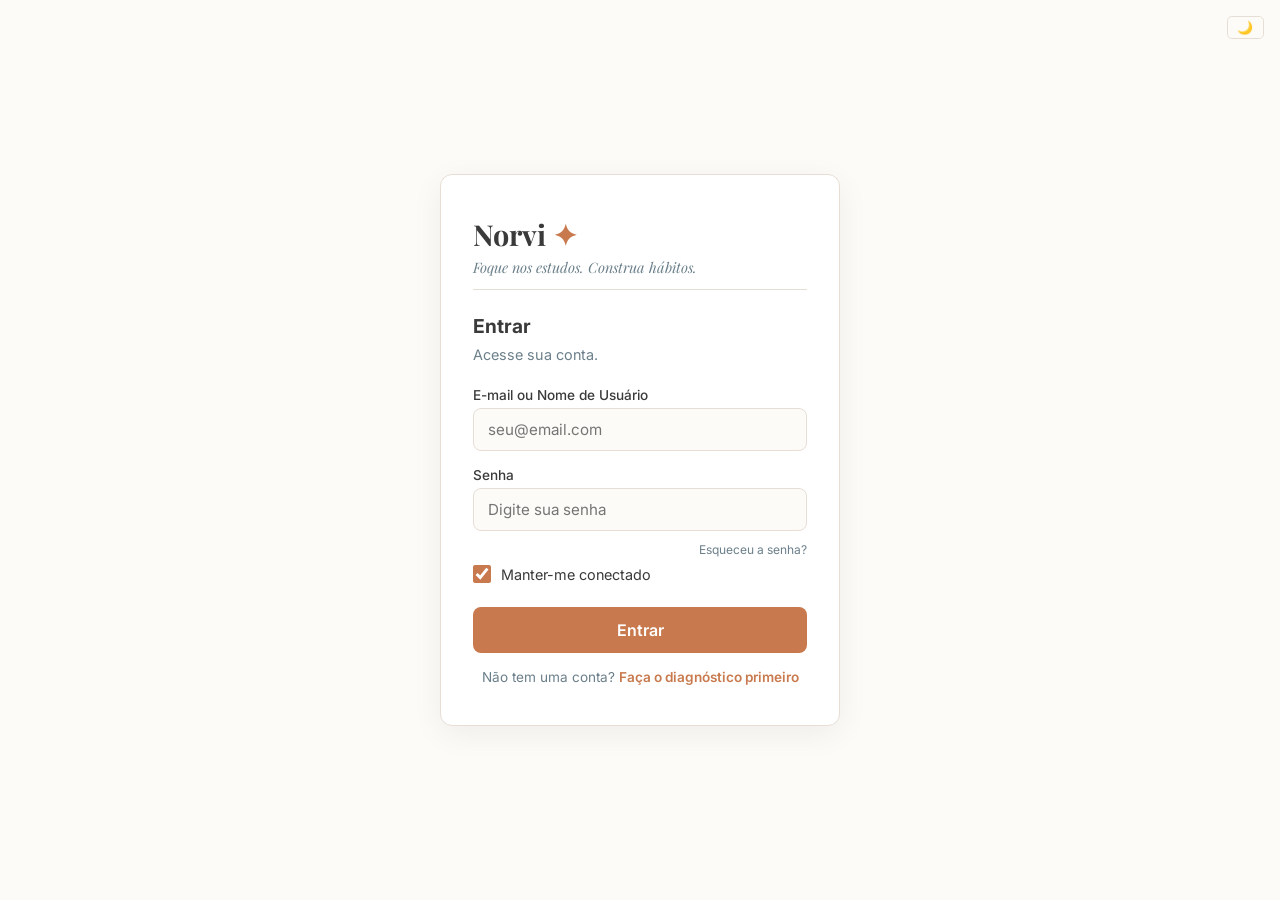
<file: dashboard-admin.html>
<!DOCTYPE html>
<html lang="pt-BR" data-theme="light">
<head>
    <meta charset="UTF-8" />
    <meta name="viewport" content="width=device-width, initial-scale=1.0" />
    <title>Norvi - Admin</title>
    <link rel="preconnect" href="https://fonts.googleapis.com">
    <link rel="preconnect" href="https://fonts.gstatic.com" crossorigin>
    <link href="https://fonts.googleapis.com/css2?family=Playfair+Display:ital,wght@0,400;0,700;1,400&family=Inter:wght@300;400;500;600;700&display=swap" rel="stylesheet">
    <style>
        * {
            margin: 0;
            padding: 0;
            box-sizing: border-box;
        }
        :root {
            --off-white: #FDFBF7;
            --cinza-pedra: #3A3A3A;
            --siena-queimado: #C87A4E;
            --azul-cinza: #6B7F8A;
            --marrom-claro: #E6DED5;
            --fonte-titulo: 'Playfair Display', serif;
            --fonte-corpo: 'Inter', sans-serif;
            --bg-body: var(--off-white);
            --bg-card: #FFFFFF;
            --texto-principal: var(--cinza-pedra);
            --texto-secundario: var(--azul-cinza);
            --borda: var(--marrom-claro);
            --sombra: rgba(0, 0, 0, 0.04);
            --transicao: 0.3s ease;
            --radius: 0.75rem;
            --ouro: #D4AF37;
            --sucesso: #5A9A7A;
            --erro: #D45A5A;
            --admin-cor: #7A4A9A;
        }
        [data-theme="dark"] {
            --off-white: #1A1A1A;
            --cinza-pedra: #E8E0D8;
            --siena-queimado: #D48A5A;
            --azul-cinza: #9A9A9A;
            --marrom-claro: #3A3A3A;
            --bg-body: #121212;
            --bg-card: #1E1E1E;
            --texto-principal: #E8E0D8;
            --texto-secundario: #9A9A9A;
            --borda: #3A3A3A;
            --sombra: rgba(0, 0, 0, 0.3);
            --ouro: #D4AF37;
            --sucesso: #5A9A7A;
            --erro: #D45A5A;
            --admin-cor: #9A6ABA;
        }
        body {
            background: var(--bg-body);
            color: var(--texto-principal);
            font-family: var(--fonte-corpo);
            min-height: 100vh;
            transition: background var(--transicao), color var(--transicao);
        }
        .container {
            max-width: 1200px;
            margin: 0 auto;
            padding: 0 1.5rem;
        }
        .top-bar {
            position: fixed;
            top: 0;
            left: 0;
            right: 0;
            z-index: 1000;
            background: var(--bg-card);
            border-bottom: 2px solid var(--admin-cor);
            padding: 0.5rem 1.5rem;
            display: flex;
            justify-content: space-between;
            align-items: center;
            flex-wrap: wrap;
            gap: 0.5rem;
            min-height: 56px;
            backdrop-filter: blur(8px);
            transition: background var(--transicao), border var(--transicao);
        }
        .top-bar .logo-mini {
            font-family: var(--fonte-titulo);
            font-weight: 700;
            font-size: 1.2rem;
            color: var(--texto-principal);
            text-decoration: none;
        }
        .top-bar .logo-mini span {
            color: var(--admin-cor);
        }
        .top-bar-acoes {
            display: flex;
            align-items: center;
            gap: 0.8rem;
            flex-wrap: wrap;
        }
        .top-bar .usuario-info {
            font-size: 0.8rem;
            color: var(--texto-secundario);
            display: flex;
            align-items: center;
            gap: 0.5rem;
        }
        .top-bar .usuario-info .badge {
            padding: 0.15rem 0.6rem;
            border-radius: 2rem;
            font-size: 0.6rem;
            font-weight: 700;
            text-transform: uppercase;
            letter-spacing: 0.5px;
        }
        .badge-admin {
            background: var(--admin-cor);
            color: #fff;
        }
        .btn-sair {
            background: transparent;
            border: 1px solid var(--borda);
            border-radius: 0.3rem;
            padding: 0.2rem 0.8rem;
            font-size: 0.7rem;
            font-weight: 600;
            color: var(--texto-secundario);
            cursor: pointer;
            transition: all 0.2s ease;
            font-family: var(--fonte-corpo);
            text-decoration: none;
        }
        .btn-sair:hover {
            border-color: var(--erro);
            color: var(--erro);
        }
        .tema-btn {
            background: transparent;
            border: 1px solid var(--borda);
            border-radius: 0.3rem;
            padding: 0.2rem 0.6rem;
            font-size: 0.8rem;
            font-weight: 600;
            color: var(--texto-secundario);
            cursor: pointer;
            transition: all 0.2s ease;
            font-family: var(--fonte-corpo);
        }
        .tema-btn:hover {
            border-color: var(--siena-queimado);
            color: var(--siena-queimado);
        }
        .dashboard-main {
            margin-top: 4.5rem;
            padding: 2rem 0;
        }
        .dashboard-grid {
            display: grid;
            grid-template-columns: 220px 1fr;
            gap: 2rem;
        }
        .sidebar {
            background: var(--bg-card);
            border: 1px solid var(--borda);
            border-radius: var(--radius);
            padding: 1.5rem 1rem;
            height: fit-content;
            position: sticky;
            top: 4.5rem;
        }
        .sidebar .usuario-avatar {
            text-align: center;
            margin-bottom: 1.5rem;
            padding-bottom: 1rem;
            border-bottom: 1px solid var(--borda);
        }
        .sidebar .usuario-avatar .avatar {
            width: 56px;
            height: 56px;
            border-radius: 50%;
            background: var(--admin-cor);
            color: #fff;
            display: flex;
            align-items: center;
            justify-content: center;
            font-size: 1.6rem;
            font-weight: 700;
            margin: 0 auto 0.5rem;
            font-family: var(--fonte-titulo);
        }
        .sidebar .usuario-avatar .nome {
            font-weight: 600;
            font-size: 0.9rem;
        }
        .sidebar .usuario-avatar .email {
            font-size: 0.7rem;
            color: var(--texto-secundario);
        }
        .sidebar nav {
            display: flex;
            flex-direction: column;
            gap: 0.2rem;
        }
        .sidebar nav a {
            display: flex;
            align-items: center;
            gap: 0.6rem;
            padding: 0.5rem 0.8rem;
            border-radius: 0.4rem;
            color: var(--texto-secundario);
            text-decoration: none;
            transition: all 0.2s ease;
            font-size: 0.85rem;
            font-weight: 500;
            cursor: pointer;
        }
        .sidebar nav a:hover {
            background: var(--bg-body);
            color: var(--texto-principal);
        }
        .sidebar nav a.ativo {
            background: rgba(200, 122, 78, 0.12);
            color: var(--siena-queimado);
        }
        .sidebar nav a .icone {
            font-size: 1rem;
            width: 22px;
            text-align: center;
        }
        .conteudo {
            background: var(--bg-card);
            border: 1px solid var(--borda);
            border-radius: var(--radius);
            padding: 2rem;
            transition: background var(--transicao), border var(--transicao);
        }
        .conteudo .page-header {
            display: flex;
            justify-content: space-between;
            align-items: center;
            margin-bottom: 1.5rem;
            flex-wrap: wrap;
            gap: 1rem;
        }
        .conteudo .page-header h2 {
            font-family: var(--fonte-titulo);
            font-size: 1.6rem;
            font-weight: 700;
        }
        .conteudo .page-header .data {
            font-size: 0.8rem;
            color: var(--texto-secundario);
        }
        .admin-stats {
            display: grid;
            grid-template-columns: repeat(auto-fit, minmax(160px, 1fr));
            gap: 1rem;
            margin-bottom: 2rem;
        }
        .admin-stat-card {
            background: var(--bg-body);
            border: 1px solid var(--borda);
            border-radius: var(--radius);
            padding: 1rem;
            text-align: center;
        }
        .admin-stat-card .numero {
            font-size: 1.8rem;
            font-weight: 700;
            font-family: var(--fonte-titulo);
            color: var(--admin-cor);
        }
        .admin-stat-card .rotulo {
            font-size: 0.75rem;
            color: var(--texto-secundario);
        }
        .tabela-usuarios {
            width: 100%;
            border-collapse: collapse;
            font-size: 0.85rem;
            margin-top: 0.5rem;
        }
        .tabela-usuarios th {
            text-align: left;
            padding: 0.5rem;
            border-bottom: 2px solid var(--borda);
            color: var(--texto-secundario);
            font-weight: 600;
            font-size: 0.75rem;
            text-transform: uppercase;
            letter-spacing: 0.5px;
        }
        .tabela-usuarios td {
            padding: 0.5rem;
            border-bottom: 1px solid var(--borda);
        }
        .tabela-usuarios .badge-role {
            padding: 0.15rem 0.5rem;
            border-radius: 2rem;
            font-size: 0.6rem;
            font-weight: 700;
            text-transform: uppercase;
        }
        .badge-role-normal {
            background: var(--azul-cinza);
            color: #fff;
        }
        .badge-role-vip {
            background: var(--ouro);
            color: #1A1A1A;
        }
        .badge-role-admin {
            background: var(--admin-cor);
            color: #fff;
        }
        .badge-role-banido {
            background: var(--erro);
            color: #fff;
        }
        .btn-acao {
            padding: 0.2rem 0.6rem;
            border: none;
            border-radius: 0.3rem;
            font-size: 0.65rem;
            font-weight: 600;
            cursor: pointer;
            transition: all 0.2s ease;
            font-family: var(--fonte-corpo);
            margin: 0.1rem;
        }
        .btn-acao.promover {
            background: var(--ouro);
            color: #1A1A1A;
        }
        .btn-acao.promover:hover {
            transform: scale(1.05);
        }
        .btn-acao.rebaixar {
            background: var(--azul-cinza);
            color: #fff;
        }
        .btn-acao.rebaixar:hover {
            transform: scale(1.05);
        }
        .btn-acao.banir {
            background: var(--erro);
            color: #fff;
        }
        .btn-acao.banir:hover {
            transform: scale(1.05);
        }
        .btn-acao.desbanir {
            background: var(--sucesso);
            color: #fff;
        }
        .btn-acao.desbanir:hover {
            transform: scale(1.05);
        }
        .btn-acao.remover {
            background: #222;
            color: #fff;
        }
        .btn-acao.remover:hover {
            transform: scale(1.05);
        }
        .feedback-global {
            position: fixed;
            top: 5rem;
            left: 50%;
            transform: translateX(-50%) translateY(-20px);
            padding: 0.7rem 1.8rem;
            border-radius: 0.5rem;
            font-weight: 500;
            font-size: 0.9rem;
            z-index: 3000;
            opacity: 0;
            visibility: hidden;
            transition: opacity 0.4s ease, transform 0.4s ease, visibility 0.4s ease;
            max-width: 90%;
            text-align: center;
            box-shadow: 0 8px 32px rgba(0, 0, 0, 0.12);
        }
        .feedback-global.visivel {
            opacity: 1;
            visibility: visible;
            transform: translateX(-50%) translateY(0);
        }
        .feedback-global.sucesso {
            background: var(--sucesso);
            color: #fff;
        }
        .feedback-global.erro {
            background: var(--erro);
            color: #fff;
        }
        .feedback-global.info {
            background: var(--azul-cinza);
            color: #fff;
        }
        @media (max-width: 820px) {
            .dashboard-grid {
                grid-template-columns: 1fr;
            }
            .sidebar {
                position: static;
                display: flex;
                flex-wrap: wrap;
                gap: 0.5rem;
                align-items: center;
                padding: 0.8rem 1rem;
            }
            .sidebar .usuario-avatar {
                display: flex;
                align-items: center;
                gap: 0.8rem;
                border-bottom: none;
                padding-bottom: 0;
                margin-bottom: 0;
                flex: 1;
            }
            .sidebar .usuario-avatar .avatar {
                width: 36px;
                height: 36px;
                font-size: 1.2rem;
                margin: 0;
            }
            .sidebar nav {
                flex-direction: row;
                flex-wrap: wrap;
            }
            .sidebar nav a {
                padding: 0.3rem 0.6rem;
                font-size: 0.75rem;
            }
            .conteudo {
                padding: 1.2rem;
            }
            .tabela-usuarios {
                font-size: 0.7rem;
            }
            .tabela-usuarios th,
            .tabela-usuarios td {
                padding: 0.3rem;
            }
            .btn-acao {
                font-size: 0.55rem;
                padding: 0.15rem 0.4rem;
            }
        }
        @media (max-width: 480px) {
            .conteudo .page-header h2 {
                font-size: 1.2rem;
            }
            .admin-stats {
                grid-template-columns: 1fr 1fr;
            }
            .top-bar .logo-mini {
                font-size: 1rem;
            }
            .top-bar-acoes {
                gap: 0.3rem;
            }
            .btn-sair {
                font-size: 0.6rem;
                padding: 0.15rem 0.6rem;
            }
            .tema-btn {
                font-size: 0.7rem;
                padding: 0.15rem 0.5rem;
            }
            .tabela-usuarios {
                font-size: 0.6rem;
            }
            .tabela-usuarios th,
            .tabela-usuarios td {
                padding: 0.2rem;
            }
            .btn-acao {
                font-size: 0.5rem;
                padding: 0.1rem 0.3rem;
                margin: 0.05rem;
            }
        }
    </style>
</head>
<body>

    <header class="top-bar">
        <a href="dashboard-admin.html" class="logo-mini">Norvi <span>✦</span> <span style="font-size:0.6rem;color:var(--admin-cor);">ADMIN</span></a>
        <div class="top-bar-acoes">
            <div class="usuario-info">
                <span id="usuarioNome">Admin</span>
                <span class="badge badge-admin">Admin</span>
            </div>
            <button class="tema-btn" id="temaBtn">🌙</button>
            <a href="login.html" class="btn-sair">Sair</a>
        </div>
    </header>

    <main class="dashboard-main">
        <div class="container">
            <div class="dashboard-grid">
                <aside class="sidebar">
                    <div class="usuario-avatar">
                        <div class="avatar" id="avatarInicial">A</div>
                        <div><div class="nome" id="sidebarNome">Admin</div><div class="email" id="sidebarEmail">admin@norvi.com</div></div>
                    </div>
                    <nav id="menuNav">
                        <a class="ativo" data-pagina="painel"><span class="icone">📊</span> Painel</a>
                        <a data-pagina="usuarios"><span class="icone">👥</span> Usuários</a>
                        <a data-pagina="config"><span class="icone">⚙️</span> Configurações</a>
                    </nav>
                </aside>

                <section class="conteudo" id="conteudoPrincipal">
                    <div id="paginaPainel">
                        <div class="page-header">
                            <h2>📊 Painel Administrativo</h2>
                            <span class="data" id="dataAtual"></span>
                        </div>
                        <div class="admin-stats" id="adminStats">
                            <div class="admin-stat-card"><div class="numero" id="totalUsuarios">0</div><div class="rotulo">Total de Usuários</div></div>
                            <div class="admin-stat-card"><div class="numero" id="totalVIP">0</div><div class="rotulo">Usuários VIP</div></div>
                            <div class="admin-stat-card"><div class="numero" id="totalBanidos">0</div><div class="rotulo">Usuários Banidos</div></div>
                            <div class="admin-stat-card"><div class="numero" id="totalAdmins">0</div><div class="rotulo">Administradores</div></div>
                        </div>
                        <div style="background:var(--bg-body);border-radius:var(--radius);padding:1rem;border:1px solid var(--borda);">
                            <h4 style="margin-bottom:0.5rem;font-size:0.9rem;">📋 Últimas Atividades</h4>
                            <div id="ultimasAtividades" style="font-size:0.85rem;color:var(--texto-secundario);">
                                <p>✅ Bem-vindo ao painel administrativo, SrPão!</p>
                                <p>👑 Você tem controle total sobre os usuários reais.</p>
                                <p id="ultimoUpdate" style="font-size:0.75rem;color:var(--texto-secundario);margin-top:0.3rem;"></p>
                            </div>
                        </div>
                    </div>
                    <div id="paginaUsuarios" style="display:none;">
                        <div class="page-header">
                            <h2>👥 Gerenciar Usuários</h2>
                            <span class="data" id="sincronizacaoStatus">✅ Sincronizado</span>
                        </div>
                        <p style="font-size:0.8rem;color:var(--texto-secundario);margin-bottom:1rem;">Lista de usuários reais cadastrados na plataforma.</p>
                        <div style="overflow-x:auto;">
                            <table class="tabela-usuarios" id="tabelaUsuarios">
                                <thead><tr><th>#</th><th>Usuário</th><th>E-mail</th><th>Cargo</th><th>Status</th><th>Ações</th></tr></thead>
                                <tbody id="listaUsuarios"></tbody>
                            </table>
                        </div>
                        <div style="margin-top:1rem;display:flex;gap:0.8rem;flex-wrap:wrap;">
                            <button onclick="sincronizarUsuarios()" style="padding:0.4rem 1.2rem;background:var(--sucesso);color:#fff;border:none;border-radius:0.3rem;cursor:pointer;font-weight:600;font-family:var(--fonte-corpo);">🔄 Sincronizar Agora</button>
                            <span style="font-size:0.75rem;color:var(--texto-secundario);display:flex;align-items:center;">Última sincronização: <span id="ultimaSincronizacao" style="margin-left:0.3rem;">agora</span></span>
                        </div>
                    </div>
                    <div id="paginaConfig" style="display:none;">
                        <div class="page-header"><h2>⚙️ Configurações</h2><span class="data">Admin</span></div>
                        <div style="background:var(--bg-body);border-radius:var(--radius);padding:1.5rem;border:1px solid var(--borda);">
                            <h4 style="margin-bottom:0.5rem;">🔧 Ações do Sistema</h4>
                            <div style="display:flex;gap:0.8rem;flex-wrap:wrap;margin-top:0.5rem;">
                                <button onclick="if(confirm('Resetar todos os dados?')){localStorage.clear();location.reload();}" style="padding:0.4rem 1rem;background:var(--erro);color:#fff;border:none;border-radius:0.3rem;cursor:pointer;font-weight:600;font-family:var(--fonte-corpo);">Resetar Dados</button>
                                <button onclick="sincronizarUsuarios();mostrarFeedback('🔄 Dados sincronizados!','sucesso');" style="padding:0.4rem 1rem;background:var(--sucesso);color:#fff;border:none;border-radius:0.3rem;cursor:pointer;font-weight:600;font-family:var(--fonte-corpo);">Sincronizar Agora</button>
                                <button onclick="exportarDados();" style="padding:0.4rem 1rem;background:var(--azul-cinza);color:#fff;border:none;border-radius:0.3rem;cursor:pointer;font-weight:600;font-family:var(--fonte-corpo);">Exportar Dados (JSON)</button>
                            </div>
                        </div>
                    </div>
                </section>
            </div>
        </div>
    </main>

    <script>
        (function() {
            const sessao = JSON.parse(localStorage.getItem('norvi_sessao') || '{}');
            if (!sessao.email || sessao.tipo !== 'admin') { window.location.href = 'login.html'; return; }

            function getUsuariosReais() {
                const usuariosStr = localStorage.getItem('norvi_usuarios');
                const usuarios = usuariosStr ? JSON.parse(usuariosStr) : [];
                const adminExists = usuarios.find(u => u.email === 'admin@norvi.com');
                if (!adminExists) {
                    usuarios.push({
                        nome: 'SrPão',
                        email: 'admin@norvi.com',
                        senha: 'Reipao20114377!',
                        tipo: 'admin',
                        status: 'ativo',
                        dataCriacao: new Date().toISOString()
                    });
                    localStorage.setItem('norvi_usuarios', JSON.stringify(usuarios));
                }
                return usuarios.map(u => ({
                    ...u,
                    nome: u.nome || u.email.split('@')[0] || 'Usuário',
                    tipo: u.tipo || 'normal',
                    status: u.status || 'ativo',
                    dataCriacao: u.dataCriacao || new Date().toISOString()
                }));
            }

            function salvarUsuarios(usuarios) {
                localStorage.setItem('norvi_usuarios', JSON.stringify(usuarios));
            }

            function renderizarUsuario() {
                const ini = sessao.nome.charAt(0).toUpperCase();
                document.getElementById('avatarInicial').textContent = ini;
                document.getElementById('sidebarNome').textContent = sessao.nome;
                document.getElementById('sidebarEmail').textContent = sessao.email;
                document.getElementById('usuarioNome').textContent = sessao.nome;
            }

            function renderizarStats() {
                const usuarios = getUsuariosReais();
                document.getElementById('totalUsuarios').textContent = usuarios.length;
                document.getElementById('totalVIP').textContent = usuarios.filter(u => u.tipo === 'vip' && u.status !==
                    'banido').length;
                document.getElementById('totalBanidos').textContent = usuarios.filter(u => u.status === 'banido').length;
                document.getElementById('totalAdmins').textContent = usuarios.filter(u => u.tipo === 'admin').length;
                document.getElementById('ultimoUpdate').textContent = 'Última atualização: ' + new Date().toLocaleString(
                    'pt-BR');
            }

            function renderizarTabelaUsuarios() {
                const tbody = document.getElementById('listaUsuarios');
                const usuarios = getUsuariosReais();
                if (usuarios.length === 0) {
                    tbody.innerHTML =
                        '<tr><td colspan="6" style="text-align:center;padding:2rem;color:var(--texto-secundario);">📭 Nenhum usuário cadastrado.</td></tr>';
                    return;
                }
                tbody.innerHTML = '';
                usuarios.forEach((u, index) => {
                    const tr = document.createElement('tr');
                    const tdNum = document.createElement('td');
                    tdNum.textContent = index + 1;
                    tdNum.style.fontSize = '0.7rem';
                    tdNum.style.color = 'var(--texto-secundario)';
                    const tdNome = document.createElement('td');
                    tdNome.textContent = u.nome;
                    const tdEmail = document.createElement('td');
                    tdEmail.textContent = u.email;
                    const tdCargo = document.createElement('td');
                    const badge = document.createElement('span');
                    badge.className = 'badge-role';
                    if (u.tipo === 'admin') { badge.classList.add('badge-role-admin');
                        badge.textContent = 'Admin'; } else if (u.tipo === 'vip') { badge.classList.add(
                            'badge-role-vip');
                        badge.textContent = 'VIP'; } else { badge.classList.add('badge-role-normal');
                        badge.textContent = 'Normal'; }
                    tdCargo.appendChild(badge);
                    const tdStatus = document.createElement('td');
                    const statusBadge = document.createElement('span');
                    statusBadge.className = 'badge-role';
                    if (u.status === 'banido') { statusBadge.classList.add('badge-role-banido');
                        statusBadge.textContent = 'Banido'; } else { statusBadge.classList.add(
                        'badge-role-normal');
                        statusBadge.textContent = 'Ativo'; }
                    tdStatus.appendChild(statusBadge);
                    const tdAcoes = document.createElement('td');
                    tdAcoes.style.display = 'flex';
                    tdAcoes.style.gap = '0.2rem';
                    tdAcoes.style.flexWrap = 'wrap';
                    const isSelf = u.email === sessao.email;
                    if (u.tipo === 'admin' && isSelf) {
                        const span = document.createElement('span');
                        span.style.fontSize = '0.6rem';
                        span.style.color = 'var(--texto-secundario)';
                        span.textContent = '👑 Você';
                        tdAcoes.appendChild(span);
                    } else if (u.tipo === 'admin' && !isSelf) {
                        const span = document.createElement('span');
                        span.style.fontSize = '0.6rem';
                        span.style.color = 'var(--texto-secundario)';
                        span.textContent = '🔒 Admin';
                        tdAcoes.appendChild(span);
                    } else {
                        if (u.tipo !== 'vip' && u.status !== 'banido') {
                            const btn = document.createElement('button');
                            btn.className = 'btn-acao promover';
                            btn.textContent = '⬆ VIP';
                            btn.addEventListener('click', function() {
                                u.tipo = 'vip';
                                u.status = 'ativo';
                                salvarUsuarios(usuarios);
                                renderizarTudo();
                                mostrarFeedback(`✅ ${u.nome} promovido a VIP!`, 'sucesso');
                            });
                            tdAcoes.appendChild(btn);
                        }
                        if (u.tipo === 'vip' && u.status !== 'banido') {
                            const btn = document.createElement('button');
                            btn.className = 'btn-acao rebaixar';
                            btn.textContent = '⬇ Normal';
                            btn.addEventListener('click', function() {
                                u.tipo = 'normal';
                                salvarUsuarios(usuarios);
                                renderizarTudo();
                                mostrarFeedback(`↕️ ${u.nome} rebaixado para Normal.`, 'info');
                            });
                            tdAcoes.appendChild(btn);
                        }
                        if (u.status !== 'banido') {
                            const btn = document.createElement('button');
                            btn.className = 'btn-acao banir';
                            btn.textContent = '🚫 Banir';
                            btn.addEventListener('click', function() {
                                if (confirm(`Banir ${u.nome}?`)) {
                                    u.status = 'banido';
                                    salvarUsuarios(usuarios);
                                    renderizarTudo();
                                    mostrarFeedback(`⛔ ${u.nome} foi banido.`, 'erro');
                                }
                            });
                            tdAcoes.appendChild(btn);
                        }
                        if (u.status === 'banido') {
                            const btn = document.createElement('button');
                            btn.className = 'btn-acao desbanir';
                            btn.textContent = '✅ Desbanir';
                            btn.addEventListener('click', function() {
                                u.status = 'ativo';
                                salvarUsuarios(usuarios);
                                renderizarTudo();
                                mostrarFeedback(`✅ ${u.nome} foi desbanido.`, 'sucesso');
                            });
                            tdAcoes.appendChild(btn);
                        }
                        if (u.tipo !== 'admin') {
                            const btn = document.createElement('button');
                            btn.className = 'btn-acao remover';
                            btn.textContent = '🗑️';
                            btn.addEventListener('click', function() {
                                if (confirm(`Remover ${u.nome}?`)) {
                                    const idx = usuarios.indexOf(u);
                                    if (idx > -1) {
                                        usuarios.splice(idx, 1);
                                        salvarUsuarios(usuarios);
                                        renderizarTudo();
                                        mostrarFeedback(`🗑️ ${u.nome} removido.`, 'info');
                                    }
                                }
                            });
                            tdAcoes.appendChild(btn);
                        }
                    }
                    tr.appendChild(tdNum);
                    tr.appendChild(tdNome);
                    tr.appendChild(tdEmail);
                    tr.appendChild(tdCargo);
                    tr.appendChild(tdStatus);
                    tr.appendChild(tdAcoes);
                    tbody.appendChild(tr);
                });
                document.getElementById('ultimaSincronizacao').textContent = new Date().toLocaleString('pt-BR');
                document.getElementById('sincronizacaoStatus').textContent = '✅ Sincronizado';
            }

            function sincronizarUsuarios() {
                renderizarTudo();
                mostrarFeedback('🔄 Dados sincronizados!', 'sucesso', 2000);
            }

            function renderizarTudo() {
                renderizarStats();
                renderizarTabelaUsuarios();
            }

            window.sincronizarUsuarios = sincronizarUsuarios;
            window.exportarDados = function() {
                const usuarios = getUsuariosReais();
                const data = { usuarios, exportado: new Date().toISOString(), total: usuarios.length };
                const blob = new Blob([JSON.stringify(data, null, 2)], { type: 'application/json' });
                const url = URL.createObjectURL(blob);
                const a = document.createElement('a');
                a.href = url;
                a.download = 'norvi_usuarios_' + Date.now() + '.json';
                document.body.appendChild(a);
                a.click();
                document.body.removeChild(a);
                URL.revokeObjectURL(url);
                mostrarFeedback('📥 Dados exportados!', 'sucesso');
            };

            function navegarPara(pagina) {
                const paginas = ['painel', 'usuarios', 'config'];
                paginas.forEach(p => {
                    const el = document.getElementById('pagina' + p.charAt(0).toUpperCase() + p.slice(1));
                    if (el) el.style.display = (p === pagina) ? 'block' : 'none';
                });
                document.querySelectorAll('#menuNav a').forEach(a => {
                    a.classList.toggle('ativo', a.dataset.pagina === pagina);
                });
                if (pagina === 'painel') renderizarStats();
                if (pagina === 'usuarios') renderizarTabelaUsuarios();
                if (history.pushState) history.pushState(null, '', '#pagina=' + pagina);
            }

            document.querySelectorAll('#menuNav a').forEach(link => {
                link.addEventListener('click', function(e) { e.preventDefault();
                    navegarPara(this.dataset.pagina); });
            });

            document.getElementById('temaBtn').addEventListener('click', function() {
                const html = document.documentElement;
                const atual = html.getAttribute('data-theme');
                const novo = atual === 'dark' ? 'light' : 'dark';
                html.setAttribute('data-theme', novo);
                this.textContent = novo === 'dark' ? '☀️' : '🌙';
                localStorage.setItem('norvi_tema', novo);
            });
            const tema = localStorage.getItem('norvi_tema') || 'light';
            document.documentElement.setAttribute('data-theme', tema);
            document.getElementById('temaBtn').textContent = tema === 'dark' ? '☀️' : '🌙';

            function atualizarData() {
                const agora = new Date();
                const dias = ['domingo', 'segunda', 'terça', 'quarta', 'quinta', 'sexta', 'sábado'];
                const meses = ['janeiro', 'fevereiro', 'março', 'abril', 'maio', 'junho', 'julho', 'agosto', 'setembro',
                    'outubro', 'novembro', 'dezembro'
                ];
                document.getElementById('dataAtual').textContent =
                    `${dias[agora.getDay()]}, ${agora.getDate()} ${meses[agora.getMonth()]} ${agora.getFullYear()}`;
            }

            let feedbackTimeout = null;

            function mostrarFeedback(msg, tipo = 'info', duracao = 3500) {
                let el = document.getElementById('feedbackGlobal');
                if (!el) { const d = document.createElement('div');
                    d.id = 'feedbackGlobal';
                    d.className = 'feedback-global';
                    document.body.appendChild(d);
                    el = d; }
                if (feedbackTimeout) clearTimeout(feedbackTimeout);
                el.className = 'feedback-global';
                el.textContent = msg;
                void el.offsetWidth;
                el.classList.add('visivel', tipo);
                feedbackTimeout = setTimeout(() => { el.classList.remove('visivel');
                    feedbackTimeout = null; }, duracao);
            }
            window.mostrarFeedback = mostrarFeedback;

            document.querySelector('.btn-sair').addEventListener('click', function(e) {
                e.preventDefault();
                if (confirm('Deseja sair?')) { localStorage.removeItem('norvi_sessao');
                    window.location.href = 'login.html'; }
            });

            renderizarUsuario();
            atualizarData();
            renderizarTudo();
            const hash = window.location.hash.match(/pagina=(\w+)/);
            navegarPara(hash ? hash[1] : 'painel');
            window.addEventListener('hashchange', function() { const h = window.location.hash.match(/pagina=(\w+)/);
                if (h) navegarPara(h[1]); });
            setInterval(sincronizarUsuarios, 30000);
        })();
    </script>
</body>
</html>
</file>
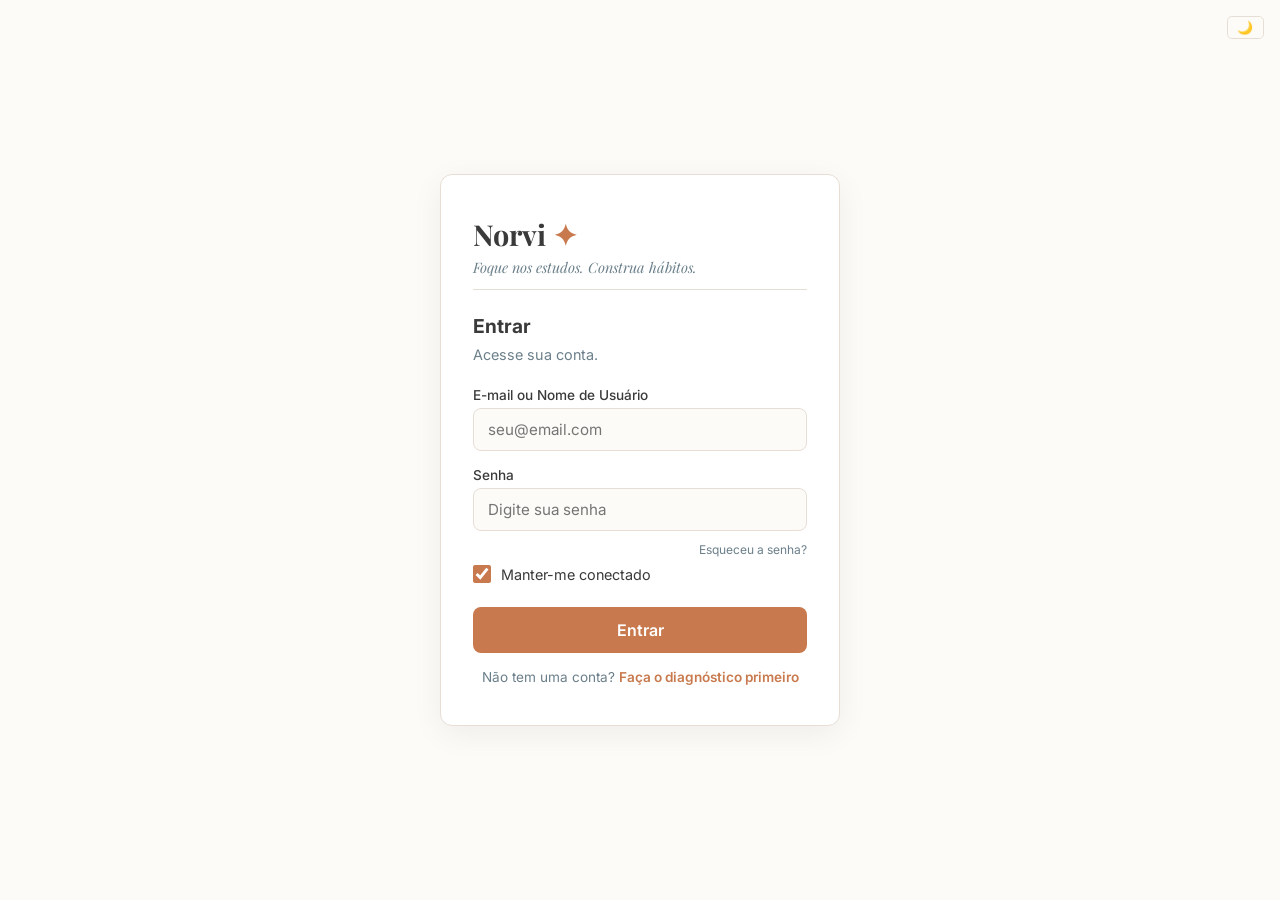
<file: dashboard-vip.html>
<!DOCTYPE html>
<html lang="pt-BR" data-theme="light">
<head>
    <meta charset="UTF-8" />
    <meta name="viewport" content="width=device-width, initial-scale=1.0" />
    <title>Norvi - VIP</title>
    <link rel="preconnect" href="https://fonts.googleapis.com">
    <link rel="preconnect" href="https://fonts.gstatic.com" crossorigin>
    <link href="https://fonts.googleapis.com/css2?family=Playfair+Display:ital,wght@0,400;0,700;1,400&family=Inter:wght@300;400;500;600;700&display=swap" rel="stylesheet">
    <style>
        * {
            margin: 0;
            padding: 0;
            box-sizing: border-box;
        }
        :root {
            --off-white: #FDFBF7;
            --cinza-pedra: #3A3A3A;
            --siena-queimado: #C87A4E;
            --verde-salvia: #8DA89B;
            --azul-cinza: #6B7F8A;
            --marrom-claro: #E6DED5;
            --fonte-titulo: 'Playfair Display', serif;
            --fonte-corpo: 'Inter', sans-serif;
            --bg-body: var(--off-white);
            --bg-card: #FFFFFF;
            --texto-principal: var(--cinza-pedra);
            --texto-secundario: var(--azul-cinza);
            --borda: var(--marrom-claro);
            --sombra: rgba(0, 0, 0, 0.04);
            --transicao: 0.3s ease;
            --radius: 0.75rem;
            --ouro: #D4AF37;
            --sucesso: #5A9A7A;
            --erro: #D45A5A;
        }
        [data-theme="dark"] {
            --off-white: #1A1A1A;
            --cinza-pedra: #E8E0D8;
            --siena-queimado: #D48A5A;
            --verde-salvia: #7A9A8A;
            --azul-cinza: #9A9A9A;
            --marrom-claro: #3A3A3A;
            --bg-body: #121212;
            --bg-card: #1E1E1E;
            --texto-principal: #E8E0D8;
            --texto-secundario: #9A9A9A;
            --borda: #3A3A3A;
            --sombra: rgba(0, 0, 0, 0.3);
            --ouro: #D4AF37;
            --sucesso: #5A9A7A;
            --erro: #D45A5A;
        }
        body {
            background: var(--bg-body);
            color: var(--texto-principal);
            font-family: var(--fonte-corpo);
            min-height: 100vh;
            transition: background var(--transicao), color var(--transicao);
        }
        .container {
            max-width: 1200px;
            margin: 0 auto;
            padding: 0 1.5rem;
        }
        .top-bar {
            position: fixed;
            top: 0;
            left: 0;
            right: 0;
            z-index: 1000;
            background: var(--bg-card);
            border-bottom: 1px solid var(--borda);
            padding: 0.5rem 1.5rem;
            display: flex;
            justify-content: space-between;
            align-items: center;
            flex-wrap: wrap;
            gap: 0.5rem;
            min-height: 56px;
            backdrop-filter: blur(8px);
            transition: background var(--transicao), border var(--transicao);
        }
        .top-bar .logo-mini {
            font-family: var(--fonte-titulo);
            font-weight: 700;
            font-size: 1.2rem;
            color: var(--texto-principal);
            text-decoration: none;
        }
        .top-bar .logo-mini span {
            color: var(--siena-queimado);
        }
        .top-bar-acoes {
            display: flex;
            align-items: center;
            gap: 0.8rem;
            flex-wrap: wrap;
        }
        .top-bar .usuario-info {
            font-size: 0.8rem;
            color: var(--texto-secundario);
            display: flex;
            align-items: center;
            gap: 0.5rem;
        }
        .top-bar .usuario-info .badge {
            padding: 0.15rem 0.6rem;
            border-radius: 2rem;
            font-size: 0.6rem;
            font-weight: 700;
            text-transform: uppercase;
            letter-spacing: 0.5px;
        }
        .badge-vip {
            background: var(--ouro);
            color: #1A1A1A;
        }
        .btn-sair {
            background: transparent;
            border: 1px solid var(--borda);
            border-radius: 0.3rem;
            padding: 0.2rem 0.8rem;
            font-size: 0.7rem;
            font-weight: 600;
            color: var(--texto-secundario);
            cursor: pointer;
            transition: all 0.2s ease;
            font-family: var(--fonte-corpo);
            text-decoration: none;
        }
        .btn-sair:hover {
            border-color: var(--erro);
            color: var(--erro);
        }
        .tema-btn {
            background: transparent;
            border: 1px solid var(--borda);
            border-radius: 0.3rem;
            padding: 0.2rem 0.6rem;
            font-size: 0.8rem;
            font-weight: 600;
            color: var(--texto-secundario);
            cursor: pointer;
            transition: all 0.2s ease;
            font-family: var(--fonte-corpo);
        }
        .tema-btn:hover {
            border-color: var(--siena-queimado);
            color: var(--siena-queimado);
        }
        .dashboard-main {
            margin-top: 4.5rem;
            padding: 2rem 0;
        }
        .dashboard-grid {
            display: grid;
            grid-template-columns: 220px 1fr;
            gap: 2rem;
        }
        .sidebar {
            background: var(--bg-card);
            border: 1px solid var(--borda);
            border-radius: var(--radius);
            padding: 1.5rem 1rem;
            height: fit-content;
            position: sticky;
            top: 4.5rem;
        }
        .sidebar .usuario-avatar {
            text-align: center;
            margin-bottom: 1.5rem;
            padding-bottom: 1rem;
            border-bottom: 1px solid var(--borda);
        }
        .sidebar .usuario-avatar .avatar {
            width: 56px;
            height: 56px;
            border-radius: 50%;
            background: var(--siena-queimado);
            color: #fff;
            display: flex;
            align-items: center;
            justify-content: center;
            font-size: 1.6rem;
            font-weight: 700;
            margin: 0 auto 0.5rem;
            font-family: var(--fonte-titulo);
        }
        .sidebar .usuario-avatar .nome {
            font-weight: 600;
            font-size: 0.9rem;
        }
        .sidebar .usuario-avatar .email {
            font-size: 0.7rem;
            color: var(--texto-secundario);
        }
        .sidebar nav {
            display: flex;
            flex-direction: column;
            gap: 0.2rem;
        }
        .sidebar nav a {
            display: flex;
            align-items: center;
            gap: 0.6rem;
            padding: 0.5rem 0.8rem;
            border-radius: 0.4rem;
            color: var(--texto-secundario);
            text-decoration: none;
            transition: all 0.2s ease;
            font-size: 0.85rem;
            font-weight: 500;
            cursor: pointer;
        }
        .sidebar nav a:hover {
            background: var(--bg-body);
            color: var(--texto-principal);
        }
        .sidebar nav a.ativo {
            background: rgba(200, 122, 78, 0.12);
            color: var(--siena-queimado);
        }
        .sidebar nav a .icone {
            font-size: 1rem;
            width: 22px;
            text-align: center;
        }
        .conteudo {
            background: var(--bg-card);
            border: 1px solid var(--borda);
            border-radius: var(--radius);
            padding: 2rem;
            transition: background var(--transicao), border var(--transicao);
        }
        .conteudo .page-header {
            display: flex;
            justify-content: space-between;
            align-items: center;
            margin-bottom: 1.5rem;
            flex-wrap: wrap;
            gap: 1rem;
        }
        .conteudo .page-header h2 {
            font-family: var(--fonte-titulo);
            font-size: 1.6rem;
            font-weight: 700;
        }
        .conteudo .page-header .data {
            font-size: 0.8rem;
            color: var(--texto-secundario);
        }
        .chama-card {
            background: var(--bg-body);
            border-radius: var(--radius);
            padding: 1.2rem;
            margin-bottom: 1.5rem;
            display: flex;
            align-items: center;
            gap: 1.5rem;
            flex-wrap: wrap;
            border: 1px solid var(--borda);
        }
        .chama-card .chama-icon {
            font-size: 2.5rem;
            text-align: center;
            min-width: 60px;
        }
        .chama-card .chama-info {
            flex: 1;
        }
        .chama-card .chama-info .dias {
            font-size: 1.8rem;
            font-weight: 700;
            font-family: var(--fonte-titulo);
            color: var(--siena-queimado);
        }
        .chama-card .chama-info .label {
            font-size: 0.8rem;
            color: var(--texto-secundario);
        }
        .chama-card .chama-info .progresso-chama {
            margin-top: 0.3rem;
            height: 5px;
            background: var(--borda);
            border-radius: 3px;
            max-width: 250px;
            overflow: hidden;
        }
        .chama-card .chama-info .progresso-chama span {
            display: block;
            height: 100%;
            background: var(--siena-queimado);
            border-radius: 3px;
            transition: width 0.6s ease;
        }
        .missoes-lista {
            display: flex;
            flex-direction: column;
            gap: 0.5rem;
        }
        .missao-item {
            display: flex;
            align-items: center;
            gap: 0.8rem;
            padding: 0.7rem 1rem;
            border: 1px solid var(--borda);
            border-radius: 0.5rem;
            background: var(--bg-body);
        }
        .missao-item .checkbox {
            width: 20px;
            height: 20px;
            border: 2px solid var(--borda);
            border-radius: 4px;
            cursor: pointer;
            display: flex;
            align-items: center;
            justify-content: center;
            flex-shrink: 0;
            background: transparent;
            font-size: 0.7rem;
            color: transparent;
            transition: all 0.2s ease;
        }
        .missao-item .checkbox:hover {
            border-color: var(--siena-queimado);
        }
        .missao-item .checkbox.concluida {
            background: var(--siena-queimado);
            border-color: var(--siena-queimado);
            color: #fff;
        }
        .missao-item .info {
            flex: 1;
        }
        .missao-item .info .titulo {
            font-weight: 600;
            font-size: 0.9rem;
        }
        .missao-item .info .titulo.concluido {
            text-decoration: line-through;
            color: var(--texto-secundario);
        }
        .missao-item .info .descricao {
            font-size: 0.75rem;
            color: var(--texto-secundario);
        }
        .missao-item .tempo {
            font-size: 0.7rem;
            color: var(--texto-secundario);
            white-space: nowrap;
        }
        .add-tarefa {
            margin-top: 1.5rem;
            display: flex;
            gap: 0.8rem;
            flex-wrap: wrap;
        }
        .add-tarefa input {
            flex: 1;
            padding: 0.6rem 0.9rem;
            font-family: var(--fonte-corpo);
            font-size: 0.85rem;
            border: 1px solid var(--borda);
            border-radius: 0.5rem;
            background: var(--bg-body);
            color: var(--texto-principal);
            min-width: 180px;
        }
        .add-tarefa input:focus {
            outline: none;
            border-color: var(--siena-queimado);
        }
        .add-tarefa button {
            padding: 0.6rem 1.2rem;
            font-family: var(--fonte-corpo);
            font-weight: 600;
            font-size: 0.85rem;
            color: #fff;
            background: var(--siena-queimado);
            border: none;
            border-radius: 0.5rem;
            cursor: pointer;
            transition: background 0.2s ease;
        }
        .add-tarefa button:hover {
            background: #B56A3E;
        }
        .vip-content {
            display: grid;
            grid-template-columns: repeat(auto-fit, minmax(180px, 1fr));
            gap: 1rem;
            margin-top: 1rem;
        }
        .vip-card {
            background: var(--bg-body);
            border: 1px solid var(--ouro);
            border-radius: var(--radius);
            padding: 1rem;
            text-align: center;
            transition: all 0.2s ease;
        }
        .vip-card:hover {
            transform: translateY(-3px);
            box-shadow: 0 4px 16px rgba(212, 175, 55, 0.15);
        }
        .vip-card .icone {
            font-size: 2rem;
            margin-bottom: 0.3rem;
        }
        .vip-card .titulo {
            font-weight: 600;
            font-size: 0.85rem;
        }
        .vip-card .desc {
            font-size: 0.7rem;
            color: var(--texto-secundario);
        }
        .feedback-global {
            position: fixed;
            top: 5rem;
            left: 50%;
            transform: translateX(-50%) translateY(-20px);
            padding: 0.7rem 1.8rem;
            border-radius: 0.5rem;
            font-weight: 500;
            font-size: 0.9rem;
            z-index: 3000;
            opacity: 0;
            visibility: hidden;
            transition: opacity 0.4s ease, transform 0.4s ease, visibility 0.4s ease;
            max-width: 90%;
            text-align: center;
            box-shadow: 0 8px 32px rgba(0, 0, 0, 0.12);
        }
        .feedback-global.visivel {
            opacity: 1;
            visibility: visible;
            transform: translateX(-50%) translateY(0);
        }
        .feedback-global.sucesso {
            background: var(--sucesso);
            color: #fff;
        }
        .feedback-global.erro {
            background: var(--erro);
            color: #fff;
        }
        .feedback-global.info {
            background: var(--azul-cinza);
            color: #fff;
        }
        @media (max-width: 820px) {
            .dashboard-grid {
                grid-template-columns: 1fr;
            }
            .sidebar {
                position: static;
                display: flex;
                flex-wrap: wrap;
                gap: 0.5rem;
                align-items: center;
                padding: 0.8rem 1rem;
            }
            .sidebar .usuario-avatar {
                display: flex;
                align-items: center;
                gap: 0.8rem;
                border-bottom: none;
                padding-bottom: 0;
                margin-bottom: 0;
                flex: 1;
            }
            .sidebar .usuario-avatar .avatar {
                width: 36px;
                height: 36px;
                font-size: 1.2rem;
                margin: 0;
            }
            .sidebar nav {
                flex-direction: row;
                flex-wrap: wrap;
            }
            .sidebar nav a {
                padding: 0.3rem 0.6rem;
                font-size: 0.75rem;
            }
            .conteudo {
                padding: 1.2rem;
            }
            .chama-card {
                flex-direction: column;
                text-align: center;
                gap: 0.5rem;
            }
        }
        @media (max-width: 480px) {
            .conteudo .page-header h2 {
                font-size: 1.2rem;
            }
            .missao-item {
                flex-wrap: wrap;
                gap: 0.4rem;
            }
            .missao-item .tempo {
                width: 100%;
                text-align: right;
            }
            .top-bar .logo-mini {
                font-size: 1rem;
            }
            .top-bar-acoes {
                gap: 0.3rem;
            }
            .btn-sair {
                font-size: 0.6rem;
                padding: 0.15rem 0.6rem;
            }
            .tema-btn {
                font-size: 0.7rem;
                padding: 0.15rem 0.5rem;
            }
            .add-tarefa input {
                min-width: 100%;
            }
        }
    </style>
</head>
<body>

    <header class="top-bar">
        <a href="dashboard-vip.html" class="logo-mini">Norvi <span>✦</span></a>
        <div class="top-bar-acoes">
            <div class="usuario-info">
                <span id="usuarioNome">VIP</span>
                <span class="badge badge-vip">VIP</span>
            </div>
            <button class="tema-btn" id="temaBtn">🌙</button>
            <a href="login.html" class="btn-sair">Sair</a>
        </div>
    </header>

    <main class="dashboard-main">
        <div class="container">
            <div class="dashboard-grid">
                <aside class="sidebar">
                    <div class="usuario-avatar">
                        <div class="avatar" id="avatarInicial">V</div>
                        <div><div class="nome" id="sidebarNome">VIP</div><div class="email" id="sidebarEmail">vip@email.com</div></div>
                    </div>
                    <nav id="menuNav">
                        <a class="ativo" data-pagina="hoje"><span class="icone">📋</span> Hoje</a>
                        <a data-pagina="calendario"><span class="icone">📅</span> Calendário</a>
                        <a data-pagina="ranking"><span class="icone">🏆</span> Ranking</a>
                        <a data-pagina="vip"><span class="icone">⭐</span> VIP</a>
                    </nav>
                </aside>

                <section class="conteudo" id="conteudoPrincipal">
                    <div id="paginaHoje">
                        <div class="page-header"><h2>Hoje</h2><span class="data" id="dataAtual"></span></div>
                        <div class="chama-card">
                            <div class="chama-icon" id="chamaIcon">🔥</div>
                            <div class="chama-info">
                                <div><span class="dias" id="chamaDias">0</span> <span class="label">dias de ofensiva</span></div>
                                <div class="label" id="chamaEstagio">Centelha</div>
                                <div class="progresso-chama"><span id="chamaProgresso" style="width:0%"></span></div>
                            </div>
                        </div>
                        <h3 style="margin-bottom:0.6rem;font-size:0.95rem;font-weight:600;">Missões de Hoje <span style="font-size:0.7rem;color:var(--ouro);">⭐ XP em dobro!</span></h3>
                        <div class="missoes-lista" id="missoesLista"></div>
                        <div class="add-tarefa">
                            <input type="text" id="novaTarefa" placeholder="+ Adicionar tarefa" />
                            <button id="btnAddTarefa">Adicionar</button>
                        </div>
                    </div>
                    <div id="paginaCalendario" style="display:none;">
                        <div class="page-header"><h2>📅 Calendário</h2><span class="data" id="mesAtual"></span></div>
                        <div id="calendarioGrid" style="display:grid;grid-template-columns:repeat(7,1fr);gap:4px;text-align:center;font-size:0.8rem;"></div>
                    </div>
                    <div id="paginaRanking" style="display:none;">
                        <div class="page-header"><h2>🏆 Ranking</h2><span class="data">Semanal</span></div>
                        <div id="rankingLista"></div>
                    </div>
                    <div id="paginaVip" style="display:none;">
                        <div class="page-header"><h2>⭐ VIP</h2><span class="data" style="color:var(--ouro);">⭐ Ativo</span></div>
                        <div class="vip-content">
                            <div class="vip-card"><div class="icone">⚡</div><div class="titulo">XP em Dobro</div><div class="desc">Ganhe o dobro de XP</div></div>
                            <div class="vip-card"><div class="icone">📊</div><div class="titulo">Estatísticas</div><div class="desc">Métricas avançadas</div></div>
                            <div class="vip-card"><div class="icone">🏅</div><div class="titulo">Conquistas</div><div class="desc">Metas exclusivas</div></div>
                            <div class="vip-card"><div class="icone">👑</div><div class="titulo">Badge Dourado</div><div class="desc">Selo VIP no perfil</div></div>
                        </div>
                        <p style="margin-top:1rem;font-size:0.85rem;color:var(--texto-secundario);">✅ Você já é VIP! Aproveite todos os benefícios.</p>
                    </div>
                </section>
            </div>
        </div>
    </main>

    <script>
        (function() {
            const sessao = JSON.parse(localStorage.getItem('norvi_sessao') || '{}');
            if (!sessao.email || sessao.tipo !== 'vip') { window.location.href = 'login.html'; return; }

            let usuario = {
                nome: sessao.nome || 'VIP',
                email: sessao.email || 'vip@email.com',
                tipo: 'vip',
                chama: { dias: 5 },
                missoes: [
                    { id: 1, titulo: 'Matemática - Funções', descricao: 'Revisar função do 1º grau', tempo: '15 min',
                        concluida: false },
                    { id: 2, titulo: 'Física - Cinemática', descricao: 'Exercícios de MRU', tempo: '15 min',
                        concluida: false }
                ]
            };

            function renderizarUsuario() {
                const ini = usuario.nome.charAt(0).toUpperCase();
                document.getElementById('avatarInicial').textContent = ini;
                document.getElementById('sidebarNome').textContent = usuario.nome;
                document.getElementById('sidebarEmail').textContent = usuario.email;
                document.getElementById('usuarioNome').textContent = usuario.nome;
            }

            function renderizarChama() {
                const dias = usuario.chama.dias;
                const estagios = [
                    { min: 0, label: 'Centelha', icon: '🔥' },
                    { min: 4, label: 'Fogueira', icon: '🔥' },
                    { min: 8, label: 'Fornalha', icon: '🔥' },
                    { min: 15, label: 'Fogo Eterno', icon: '🔥' },
                    { min: 22, label: 'Sol Interno', icon: '☀️' },
                    { min: 31, label: 'Lenda', icon: '🌟' }
                ];
                let atual = estagios[0];
                for (const e of estagios) { if (dias >= e.min) atual = e; }
                document.getElementById('chamaDias').textContent = dias;
                document.getElementById('chamaEstagio').textContent = atual.label;
                document.getElementById('chamaIcon').textContent = atual.icon;
                document.getElementById('chamaProgresso').style.width = Math.min((dias / 30) * 100, 100) + '%';
            }

            function renderizarMissoes() {
                const lista = document.getElementById('missoesLista');
                lista.innerHTML = '';
                if (usuario.missoes.length === 0) {
                    lista.innerHTML = '<p style="color:var(--texto-secundario);font-size:0.85rem;">Nenhuma missão hoje.</p>';
                    return;
                }
                usuario.missoes.forEach(m => {
                    const div = document.createElement('div');
                    div.className = 'missao-item';
                    const cb = document.createElement('div');
                    cb.className = 'checkbox' + (m.concluida ? ' concluida' : '');
                    cb.textContent = m.concluida ? '✓' : '';
                    cb.addEventListener('click', function() {
                        m.concluida = !m.concluida;
                        renderizarMissoes();
                        if (m.concluida) {
                            usuario.chama.dias += 2;
                            renderizarChama();
                            mostrarFeedback('🎉 Missão concluída! +2 dias (VIP)!', 'sucesso');
                        }
                    });
                    const info = document.createElement('div');
                    info.className = 'info';
                    const tit = document.createElement('div');
                    tit.className = 'titulo' + (m.concluida ? ' concluido' : '');
                    tit.textContent = m.titulo;
                    const desc = document.createElement('div');
                    desc.className = 'descricao' + (m.concluida ? ' concluido' : '');
                    desc.textContent = m.descricao;
                    info.appendChild(tit);
                    info.appendChild(desc);
                    const tempo = document.createElement('span');
                    tempo.className = 'tempo';
                    tempo.textContent = '⏱️ ' + m.tempo;
                    div.appendChild(cb);
                    div.appendChild(info);
                    div.appendChild(tempo);
                    lista.appendChild(div);
                });
            }

            function renderizarCalendario() {
                const grid = document.getElementById('calendarioGrid');
                const mes = document.getElementById('mesAtual');
                const agora = new Date();
                const ano = agora.getFullYear(),
                    mesNum = agora.getMonth();
                const diasNoMes = new Date(ano, mesNum + 1, 0).getDate(),
                    primeiroDia = new Date(ano, mesNum, 1).getDay();
                const meses = ['Janeiro', 'Fevereiro', 'Março', 'Abril', 'Maio', 'Junho', 'Julho', 'Agosto', 'Setembro',
                    'Outubro', 'Novembro', 'Dezembro'
                ];
                mes.textContent = meses[mesNum] + ' ' + ano;
                let html = ['Dom', 'Seg', 'Ter', 'Qua', 'Qui', 'Sex', 'Sáb'].map(d =>
                    `<strong style="font-size:0.65rem;color:var(--texto-secundario);">${d}</strong>`).join('');
                for (let i = 0; i < primeiroDia; i++) html += `<span></span>`;
                for (let dia = 1; dia <= diasNoMes; dia++) {
                    const hoje = dia === agora.getDate() ?
                        ' style="font-weight:700;color:var(--siena-queimado);"' : '';
                    const estudado = dia <= usuario.chama.dias ?
                        ' style="background:var(--verde-salvia);color:#fff;border-radius:50%;width:30px;height:30px;display:flex;align-items:center;justify-content:center;margin:0 auto;"' :
                        '';
                    html += `<span${hoje}${estudado}>${dia}</span>`;
                }
                grid.innerHTML = html;
            }

            function renderizarRanking() {
                const lista = document.getElementById('rankingLista');
                const users = [
                    { nome: 'Você (VIP)', xp: usuario.chama.dias * 20 + 50 },
                    { nome: 'Ana C.', xp: 180 },
                    { nome: 'João M.', xp: 150 },
                    { nome: 'Carla S.', xp: 120 },
                    { nome: 'Pedro R.', xp: 90 }
                ];
                const ordenados = users.sort((a, b) => b.xp - a.xp);
                let html =
                    '<table style="width:100%;border-collapse:collapse;font-size:0.85rem;"><thead><tr style="border-bottom:1px solid var(--borda);"><th style="text-align:left;padding:0.4rem;">#</th><th style="text-align:left;padding:0.4rem;">Usuário</th><th style="text-align:right;padding:0.4rem;">XP</th></tr></thead><tbody>';
                ordenados.forEach((u, i) => {
                    const medalha = i === 0 ? '🥇' : i === 1 ? '🥈' : i === 2 ? '🥉' : (i + 1);
                    const destaque = u.nome.includes('Você') ?
                        ' style="font-weight:600;color:var(--ouro);"' : '';
                    html +=
                        `<tr${destaque} style="border-bottom:1px solid var(--borda);"><td style="padding:0.4rem;">${medalha}</td><td style="padding:0.4rem;">${u.nome}</td><td style="padding:0.4rem;text-align:right;">${u.xp}</td></tr>`;
                });
                html += '</tbody></table>';
                lista.innerHTML = html;
            }

            function navegarPara(pagina) {
                const paginas = ['hoje', 'calendario', 'ranking', 'vip'];
                paginas.forEach(p => {
                    const el = document.getElementById('pagina' + p.charAt(0).toUpperCase() + p.slice(1));
                    if (el) el.style.display = (p === pagina) ? 'block' : 'none';
                });
                document.querySelectorAll('#menuNav a').forEach(a => {
                    a.classList.toggle('ativo', a.dataset.pagina === pagina);
                });
                if (pagina === 'calendario') renderizarCalendario();
                if (pagina === 'ranking') renderizarRanking();
                if (history.pushState) history.pushState(null, '', '#pagina=' + pagina);
            }

            document.querySelectorAll('#menuNav a').forEach(link => {
                link.addEventListener('click', function(e) {
                    e.preventDefault();
                    navegarPara(this.dataset.pagina);
                });
            });

            document.getElementById('temaBtn').addEventListener('click', function() {
                const html = document.documentElement;
                const atual = html.getAttribute('data-theme');
                const novo = atual === 'dark' ? 'light' : 'dark';
                html.setAttribute('data-theme', novo);
                this.textContent = novo === 'dark' ? '☀️' : '🌙';
                localStorage.setItem('norvi_tema', novo);
            });
            const tema = localStorage.getItem('norvi_tema') || 'light';
            document.documentElement.setAttribute('data-theme', tema);
            document.getElementById('temaBtn').textContent = tema === 'dark' ? '☀️' : '🌙';

            function atualizarData() {
                const agora = new Date();
                const dias = ['domingo', 'segunda', 'terça', 'quarta', 'quinta', 'sexta', 'sábado'];
                const meses = ['janeiro', 'fevereiro', 'março', 'abril', 'maio', 'junho', 'julho', 'agosto', 'setembro',
                    'outubro', 'novembro', 'dezembro'
                ];
                document.getElementById('dataAtual').textContent =
                    `${dias[agora.getDay()]}, ${agora.getDate()} ${meses[agora.getMonth()]} ${agora.getFullYear()}`;
            }

            document.getElementById('btnAddTarefa').addEventListener('click', function() {
                const input = document.getElementById('novaTarefa');
                const texto = input.value.trim();
                if (!texto) { mostrarFeedback('Digite uma tarefa.', 'info'); return; }
                usuario.missoes.push({ id: Date.now(), titulo: texto, descricao: 'Tarefa personalizada',
                    tempo: '5 min', concluida: false });
                renderizarMissoes();
                input.value = '';
                mostrarFeedback('✅ Tarefa adicionada!', 'sucesso');
            });
            document.getElementById('novaTarefa').addEventListener('keypress', function(e) {
                if (e.key === 'Enter') document.getElementById('btnAddTarefa').click();
            });

            let feedbackTimeout = null;

            function mostrarFeedback(msg, tipo = 'info', duracao = 3500) {
                let el = document.getElementById('feedbackGlobal');
                if (!el) { const d = document.createElement('div');
                    d.id = 'feedbackGlobal';
                    d.className = 'feedback-global';
                    document.body.appendChild(d);
                    el = d; }
                if (feedbackTimeout) clearTimeout(feedbackTimeout);
                el.className = 'feedback-global';
                el.textContent = msg;
                void el.offsetWidth;
                el.classList.add('visivel', tipo);
                feedbackTimeout = setTimeout(() => { el.classList.remove('visivel');
                    feedbackTimeout = null; }, duracao);
            }

            document.querySelector('.btn-sair').addEventListener('click', function(e) {
                e.preventDefault();
                if (confirm('Deseja sair?')) { localStorage.removeItem('norvi_sessao');
                    window.location.href = 'login.html'; }
            });

            renderizarUsuario();
            renderizarChama();
            renderizarMissoes();
            atualizarData();
            const hash = window.location.hash.match(/pagina=(\w+)/);
            navegarPara(hash ? hash[1] : 'hoje');
            window.addEventListener('hashchange', function() { const h = window.location.hash.match(/pagina=(\w+)/);
                if (h) navegarPara(h[1]); });
            window.mostrarFeedback = mostrarFeedback;
        })();
    </script>
</body>
</html>
</file>
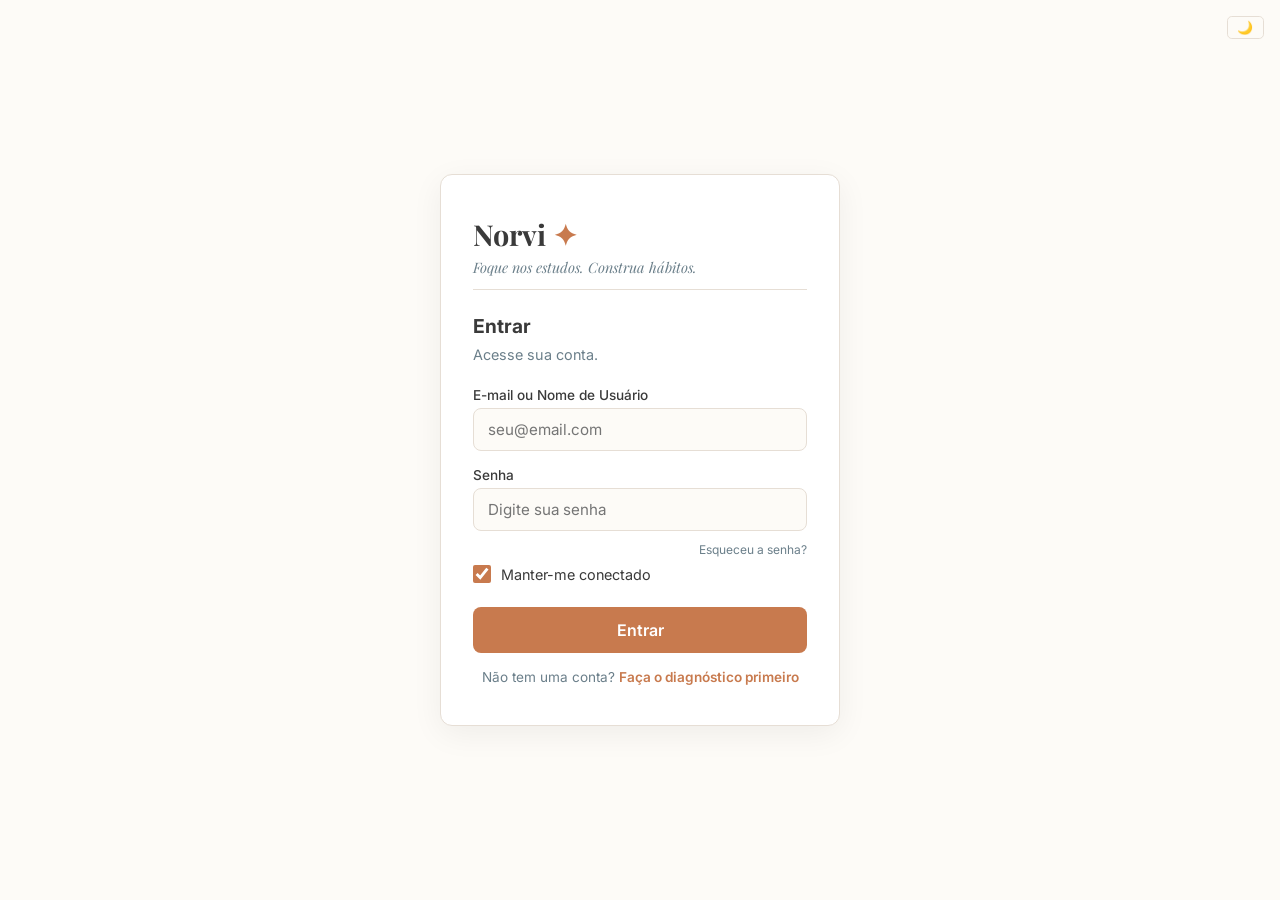
<file: dashboard.html>
<!DOCTYPE html>
<html lang="pt-BR" data-theme="light">
<head>
    <meta charset="UTF-8" />
    <meta name="viewport" content="width=device-width, initial-scale=1.0" />
    <title>Norvi - Dashboard</title>
    <link rel="preconnect" href="https://fonts.googleapis.com">
    <link rel="preconnect" href="https://fonts.gstatic.com" crossorigin>
    <link href="https://fonts.googleapis.com/css2?family=Playfair+Display:ital,wght@0,400;0,700;1,400&family=Inter:wght@300;400;500;600;700&display=swap" rel="stylesheet">
    <style>
        * {
            margin: 0;
            padding: 0;
            box-sizing: border-box;
        }
        :root {
            --off-white: #FDFBF7;
            --cinza-pedra: #3A3A3A;
            --siena-queimado: #C87A4E;
            --verde-salvia: #8DA89B;
            --azul-cinza: #6B7F8A;
            --marrom-claro: #E6DED5;
            --fonte-titulo: 'Playfair Display', serif;
            --fonte-corpo: 'Inter', sans-serif;
            --bg-body: var(--off-white);
            --bg-card: #FFFFFF;
            --texto-principal: var(--cinza-pedra);
            --texto-secundario: var(--azul-cinza);
            --borda: var(--marrom-claro);
            --sombra: rgba(0, 0, 0, 0.04);
            --transicao: 0.3s ease;
            --radius: 0.75rem;
            --ouro: #D4AF37;
            --sucesso: #5A9A7A;
            --erro: #D45A5A;
        }
        [data-theme="dark"] {
            --off-white: #1A1A1A;
            --cinza-pedra: #E8E0D8;
            --siena-queimado: #D48A5A;
            --verde-salvia: #7A9A8A;
            --azul-cinza: #9A9A9A;
            --marrom-claro: #3A3A3A;
            --bg-body: #121212;
            --bg-card: #1E1E1E;
            --texto-principal: #E8E0D8;
            --texto-secundario: #9A9A9A;
            --borda: #3A3A3A;
            --sombra: rgba(0, 0, 0, 0.3);
            --ouro: #D4AF37;
            --sucesso: #5A9A7A;
            --erro: #D45A5A;
        }
        body {
            background: var(--bg-body);
            color: var(--texto-principal);
            font-family: var(--fonte-corpo);
            min-height: 100vh;
            transition: background var(--transicao), color var(--transicao);
        }
        .container {
            max-width: 1200px;
            margin: 0 auto;
            padding: 0 1.5rem;
        }
        .top-bar {
            position: fixed;
            top: 0;
            left: 0;
            right: 0;
            z-index: 1000;
            background: var(--bg-card);
            border-bottom: 1px solid var(--borda);
            padding: 0.5rem 1.5rem;
            display: flex;
            justify-content: space-between;
            align-items: center;
            flex-wrap: wrap;
            gap: 0.5rem;
            min-height: 56px;
            backdrop-filter: blur(8px);
            transition: background var(--transicao), border var(--transicao);
        }
        .top-bar .logo-mini {
            font-family: var(--fonte-titulo);
            font-weight: 700;
            font-size: 1.2rem;
            color: var(--texto-principal);
            text-decoration: none;
        }
        .top-bar .logo-mini span {
            color: var(--siena-queimado);
        }
        .top-bar-acoes {
            display: flex;
            align-items: center;
            gap: 0.8rem;
            flex-wrap: wrap;
        }
        .top-bar .usuario-info {
            font-size: 0.8rem;
            color: var(--texto-secundario);
            display: flex;
            align-items: center;
            gap: 0.5rem;
        }
        .top-bar .usuario-info .badge {
            padding: 0.15rem 0.6rem;
            border-radius: 2rem;
            font-size: 0.6rem;
            font-weight: 700;
            text-transform: uppercase;
            letter-spacing: 0.5px;
        }
        .badge-normal {
            background: var(--azul-cinza);
            color: #fff;
        }
        .btn-sair {
            background: transparent;
            border: 1px solid var(--borda);
            border-radius: 0.3rem;
            padding: 0.2rem 0.8rem;
            font-size: 0.7rem;
            font-weight: 600;
            color: var(--texto-secundario);
            cursor: pointer;
            transition: all 0.2s ease;
            font-family: var(--fonte-corpo);
            text-decoration: none;
        }
        .btn-sair:hover {
            border-color: var(--erro);
            color: var(--erro);
        }
        .tema-btn {
            background: transparent;
            border: 1px solid var(--borda);
            border-radius: 0.3rem;
            padding: 0.2rem 0.6rem;
            font-size: 0.8rem;
            font-weight: 600;
            color: var(--texto-secundario);
            cursor: pointer;
            transition: all 0.2s ease;
            font-family: var(--fonte-corpo);
        }
        .tema-btn:hover {
            border-color: var(--siena-queimado);
            color: var(--siena-queimado);
        }
        .dashboard-main {
            margin-top: 4.5rem;
            padding: 2rem 0;
        }
        .dashboard-grid {
            display: grid;
            grid-template-columns: 220px 1fr;
            gap: 2rem;
        }
        .sidebar {
            background: var(--bg-card);
            border: 1px solid var(--borda);
            border-radius: var(--radius);
            padding: 1.5rem 1rem;
            height: fit-content;
            position: sticky;
            top: 4.5rem;
        }
        .sidebar .usuario-avatar {
            text-align: center;
            margin-bottom: 1.5rem;
            padding-bottom: 1rem;
            border-bottom: 1px solid var(--borda);
        }
        .sidebar .usuario-avatar .avatar {
            width: 56px;
            height: 56px;
            border-radius: 50%;
            background: var(--siena-queimado);
            color: #fff;
            display: flex;
            align-items: center;
            justify-content: center;
            font-size: 1.6rem;
            font-weight: 700;
            margin: 0 auto 0.5rem;
            font-family: var(--fonte-titulo);
        }
        .sidebar .usuario-avatar .nome {
            font-weight: 600;
            font-size: 0.9rem;
        }
        .sidebar .usuario-avatar .email {
            font-size: 0.7rem;
            color: var(--texto-secundario);
        }
        .sidebar nav {
            display: flex;
            flex-direction: column;
            gap: 0.2rem;
        }
        .sidebar nav a {
            display: flex;
            align-items: center;
            gap: 0.6rem;
            padding: 0.5rem 0.8rem;
            border-radius: 0.4rem;
            color: var(--texto-secundario);
            text-decoration: none;
            transition: all 0.2s ease;
            font-size: 0.85rem;
            font-weight: 500;
            cursor: pointer;
        }
        .sidebar nav a:hover {
            background: var(--bg-body);
            color: var(--texto-principal);
        }
        .sidebar nav a.ativo {
            background: rgba(200, 122, 78, 0.12);
            color: var(--siena-queimado);
        }
        .sidebar nav a .icone {
            font-size: 1rem;
            width: 22px;
            text-align: center;
        }
        .conteudo {
            background: var(--bg-card);
            border: 1px solid var(--borda);
            border-radius: var(--radius);
            padding: 2rem;
            transition: background var(--transicao), border var(--transicao);
        }
        .conteudo .page-header {
            display: flex;
            justify-content: space-between;
            align-items: center;
            margin-bottom: 1.5rem;
            flex-wrap: wrap;
            gap: 1rem;
        }
        .conteudo .page-header h2 {
            font-family: var(--fonte-titulo);
            font-size: 1.6rem;
            font-weight: 700;
        }
        .conteudo .page-header .data {
            font-size: 0.8rem;
            color: var(--texto-secundario);
        }
        .chama-card {
            background: var(--bg-body);
            border-radius: var(--radius);
            padding: 1.2rem;
            margin-bottom: 1.5rem;
            display: flex;
            align-items: center;
            gap: 1.5rem;
            flex-wrap: wrap;
            border: 1px solid var(--borda);
        }
        .chama-card .chama-icon {
            font-size: 2.5rem;
            text-align: center;
            min-width: 60px;
        }
        .chama-card .chama-info {
            flex: 1;
        }
        .chama-card .chama-info .dias {
            font-size: 1.8rem;
            font-weight: 700;
            font-family: var(--fonte-titulo);
            color: var(--siena-queimado);
        }
        .chama-card .chama-info .label {
            font-size: 0.8rem;
            color: var(--texto-secundario);
        }
        .chama-card .chama-info .progresso-chama {
            margin-top: 0.3rem;
            height: 5px;
            background: var(--borda);
            border-radius: 3px;
            max-width: 250px;
            overflow: hidden;
        }
        .chama-card .chama-info .progresso-chama span {
            display: block;
            height: 100%;
            background: var(--siena-queimado);
            border-radius: 3px;
            transition: width 0.6s ease;
        }
        .missoes-lista {
            display: flex;
            flex-direction: column;
            gap: 0.5rem;
        }
        .missao-item {
            display: flex;
            align-items: center;
            gap: 0.8rem;
            padding: 0.7rem 1rem;
            border: 1px solid var(--borda);
            border-radius: 0.5rem;
            background: var(--bg-body);
        }
        .missao-item .checkbox {
            width: 20px;
            height: 20px;
            border: 2px solid var(--borda);
            border-radius: 4px;
            cursor: pointer;
            display: flex;
            align-items: center;
            justify-content: center;
            flex-shrink: 0;
            background: transparent;
            font-size: 0.7rem;
            color: transparent;
            transition: all 0.2s ease;
        }
        .missao-item .checkbox:hover {
            border-color: var(--siena-queimado);
        }
        .missao-item .checkbox.concluida {
            background: var(--siena-queimado);
            border-color: var(--siena-queimado);
            color: #fff;
        }
        .missao-item .info {
            flex: 1;
        }
        .missao-item .info .titulo {
            font-weight: 600;
            font-size: 0.9rem;
        }
        .missao-item .info .titulo.concluido {
            text-decoration: line-through;
            color: var(--texto-secundario);
        }
        .missao-item .info .descricao {
            font-size: 0.75rem;
            color: var(--texto-secundario);
        }
        .missao-item .tempo {
            font-size: 0.7rem;
            color: var(--texto-secundario);
            white-space: nowrap;
        }
        .add-tarefa {
            margin-top: 1.5rem;
            display: flex;
            gap: 0.8rem;
            flex-wrap: wrap;
        }
        .add-tarefa input {
            flex: 1;
            padding: 0.6rem 0.9rem;
            font-family: var(--fonte-corpo);
            font-size: 0.85rem;
            border: 1px solid var(--borda);
            border-radius: 0.5rem;
            background: var(--bg-body);
            color: var(--texto-principal);
            min-width: 180px;
        }
        .add-tarefa input:focus {
            outline: none;
            border-color: var(--siena-queimado);
        }
        .add-tarefa button {
            padding: 0.6rem 1.2rem;
            font-family: var(--fonte-corpo);
            font-weight: 600;
            font-size: 0.85rem;
            color: #fff;
            background: var(--siena-queimado);
            border: none;
            border-radius: 0.5rem;
            cursor: pointer;
            transition: background 0.2s ease;
        }
        .add-tarefa button:hover {
            background: #B56A3E;
        }
        .vip-bloqueado {
            text-align: center;
            padding: 2rem 0;
        }
        .vip-bloqueado .icone-grande {
            font-size: 3rem;
            margin-bottom: 0.5rem;
        }
        .vip-bloqueado h3 {
            font-family: var(--fonte-titulo);
            font-size: 1.2rem;
            margin-bottom: 0.3rem;
        }
        .vip-bloqueado p {
            color: var(--texto-secundario);
            max-width: 400px;
            margin: 0 auto 1.5rem;
            font-size: 0.9rem;
        }
        .btn-vip {
            display: inline-block;
            padding: 0.6rem 2rem;
            background: var(--ouro);
            color: #1A1A1A;
            font-weight: 700;
            border-radius: 2rem;
            text-decoration: none;
            transition: all 0.2s ease;
        }
        .btn-vip:hover {
            transform: scale(1.05);
            box-shadow: 0 4px 16px rgba(212, 175, 55, 0.3);
        }
        .feedback-global {
            position: fixed;
            top: 5rem;
            left: 50%;
            transform: translateX(-50%) translateY(-20px);
            padding: 0.7rem 1.8rem;
            border-radius: 0.5rem;
            font-weight: 500;
            font-size: 0.9rem;
            z-index: 3000;
            opacity: 0;
            visibility: hidden;
            transition: opacity 0.4s ease, transform 0.4s ease, visibility 0.4s ease;
            max-width: 90%;
            text-align: center;
            box-shadow: 0 8px 32px rgba(0, 0, 0, 0.12);
        }
        .feedback-global.visivel {
            opacity: 1;
            visibility: visible;
            transform: translateX(-50%) translateY(0);
        }
        .feedback-global.sucesso {
            background: var(--sucesso);
            color: #fff;
        }
        .feedback-global.erro {
            background: var(--erro);
            color: #fff;
        }
        .feedback-global.info {
            background: var(--azul-cinza);
            color: #fff;
        }
        @media (max-width: 820px) {
            .dashboard-grid {
                grid-template-columns: 1fr;
            }
            .sidebar {
                position: static;
                display: flex;
                flex-wrap: wrap;
                gap: 0.5rem;
                align-items: center;
                padding: 0.8rem 1rem;
            }
            .sidebar .usuario-avatar {
                display: flex;
                align-items: center;
                gap: 0.8rem;
                border-bottom: none;
                padding-bottom: 0;
                margin-bottom: 0;
                flex: 1;
            }
            .sidebar .usuario-avatar .avatar {
                width: 36px;
                height: 36px;
                font-size: 1.2rem;
                margin: 0;
            }
            .sidebar nav {
                flex-direction: row;
                flex-wrap: wrap;
            }
            .sidebar nav a {
                padding: 0.3rem 0.6rem;
                font-size: 0.75rem;
            }
            .conteudo {
                padding: 1.2rem;
            }
            .chama-card {
                flex-direction: column;
                text-align: center;
                gap: 0.5rem;
            }
        }
        @media (max-width: 480px) {
            .conteudo .page-header h2 {
                font-size: 1.2rem;
            }
            .missao-item {
                flex-wrap: wrap;
                gap: 0.4rem;
            }
            .missao-item .tempo {
                width: 100%;
                text-align: right;
            }
            .top-bar .logo-mini {
                font-size: 1rem;
            }
            .top-bar-acoes {
                gap: 0.3rem;
            }
            .btn-sair {
                font-size: 0.6rem;
                padding: 0.15rem 0.6rem;
            }
            .tema-btn {
                font-size: 0.7rem;
                padding: 0.15rem 0.5rem;
            }
            .add-tarefa input {
                min-width: 100%;
            }
        }
    </style>
</head>
<body>

    <header class="top-bar">
        <a href="dashboard.html" class="logo-mini">Norvi <span>✦</span></a>
        <div class="top-bar-acoes">
            <div class="usuario-info">
                <span id="usuarioNome">Usuário</span>
                <span class="badge badge-normal" id="usuarioBadge">Normal</span>
            </div>
            <button class="tema-btn" id="temaBtn">🌙</button>
            <a href="login.html" class="btn-sair">Sair</a>
        </div>
    </header>

    <main class="dashboard-main">
        <div class="container">
            <div class="dashboard-grid">
                <aside class="sidebar">
                    <div class="usuario-avatar">
                        <div class="avatar" id="avatarInicial">U</div>
                        <div><div class="nome" id="sidebarNome">Usuário</div><div class="email" id="sidebarEmail">usuario@email.com</div></div>
                    </div>
                    <nav id="menuNav">
                        <a class="ativo" data-pagina="hoje"><span class="icone">📋</span> Hoje</a>
                        <a data-pagina="calendario"><span class="icone">📅</span> Calendário</a>
                        <a data-pagina="ranking"><span class="icone">🏆</span> Ranking</a>
                        <a data-pagina="vip"><span class="icone">⭐</span> VIP</a>
                    </nav>
                </aside>

                <section class="conteudo" id="conteudoPrincipal">
                    <div id="paginaHoje">
                        <div class="page-header">
                            <h2>Hoje</h2>
                            <span class="data" id="dataAtual"></span>
                        </div>
                        <div class="chama-card">
                            <div class="chama-icon" id="chamaIcon">🔥</div>
                            <div class="chama-info">
                                <div><span class="dias" id="chamaDias">0</span> <span class="label">dias de ofensiva</span></div>
                                <div class="label" id="chamaEstagio">Centelha</div>
                                <div class="progresso-chama"><span id="chamaProgresso" style="width:0%"></span></div>
                            </div>
                        </div>
                        <h3 style="margin-bottom:0.6rem; font-size:0.95rem; font-weight:600;">Missões de Hoje</h3>
                        <div class="missoes-lista" id="missoesLista"></div>
                        <div class="add-tarefa">
                            <input type="text" id="novaTarefa" placeholder="+ Adicionar tarefa" />
                            <button id="btnAddTarefa">Adicionar</button>
                        </div>
                    </div>
                    <div id="paginaCalendario" style="display:none;">
                        <div class="page-header"><h2>📅 Calendário</h2><span class="data" id="mesAtual"></span></div>
                        <div id="calendarioGrid" style="display:grid;grid-template-columns:repeat(7,1fr);gap:4px;text-align:center;font-size:0.8rem;"></div>
                    </div>
                    <div id="paginaRanking" style="display:none;">
                        <div class="page-header"><h2>🏆 Ranking</h2><span class="data">Semanal</span></div>
                        <div id="rankingLista"></div>
                    </div>
                    <div id="paginaVip" style="display:none;">
                        <div class="page-header"><h2>⭐ VIP</h2><span class="data">🔓 Acesso gratuito</span></div>
                        <div class="vip-bloqueado">
                            <div class="icone-grande">🔒</div>
                            <h3>Desbloqueie o VIP</h3>
                            <p>Tenha acesso a XP em dobro, estatísticas avançadas, conquistas exclusivas e o Badge Dourado.</p>
                            <a href="checkout.html" class="btn-vip">Assinar VIP</a>
                        </div>
                    </div>
                </section>
            </div>
        </div>
    </main>

    <script>
        (function() {
            const sessao = JSON.parse(localStorage.getItem('norvi_sessao') || '{}');
            if (!sessao.email || sessao.tipo === 'admin' || sessao.tipo === 'vip') {
                if (sessao.tipo === 'admin') window.location.href = 'dashboard-admin.html';
                else if (sessao.tipo === 'vip') window.location.href = 'dashboard-vip.html';
                else window.location.href = 'login.html';
                return;
            }

            let usuario = {
                nome: sessao.nome || 'Usuário',
                email: sessao.email || 'usuario@email.com',
                tipo: 'normal',
                chama: { dias: 0 },
                missoes: [
                    { id: 1, titulo: 'Matemática - Conjuntos Numéricos', descricao: 'Revisar ℕ, ℤ, ℚ, ℝ',
                        tempo: '10 min', concluida: false },
                    { id: 2, titulo: 'História - Grécia Antiga', descricao: 'Ler sobre "pólis"', tempo: '10 min',
                        concluida: false }
                ]
            };

            function renderizarUsuario() {
                const ini = usuario.nome.charAt(0).toUpperCase();
                document.getElementById('avatarInicial').textContent = ini;
                document.getElementById('sidebarNome').textContent = usuario.nome;
                document.getElementById('sidebarEmail').textContent = usuario.email;
                document.getElementById('usuarioNome').textContent = usuario.nome;
            }

            function renderizarChama() {
                const dias = usuario.chama.dias;
                const estagios = [
                    { min: 0, label: 'Centelha', icon: '🔥' },
                    { min: 4, label: 'Fogueira', icon: '🔥' },
                    { min: 8, label: 'Fornalha', icon: '🔥' },
                    { min: 15, label: 'Fogo Eterno', icon: '🔥' },
                    { min: 22, label: 'Sol Interno', icon: '☀️' },
                    { min: 31, label: 'Lenda', icon: '🌟' }
                ];
                let atual = estagios[0];
                for (const e of estagios) { if (dias >= e.min) atual = e; }
                document.getElementById('chamaDias').textContent = dias;
                document.getElementById('chamaEstagio').textContent = atual.label;
                document.getElementById('chamaIcon').textContent = atual.icon;
                document.getElementById('chamaProgresso').style.width = Math.min((dias / 30) * 100, 100) + '%';
            }

            function renderizarMissoes() {
                const lista = document.getElementById('missoesLista');
                lista.innerHTML = '';
                if (usuario.missoes.length === 0) {
                    lista.innerHTML = '<p style="color:var(--texto-secundario);font-size:0.85rem;">Nenhuma missão hoje.</p>';
                    return;
                }
                usuario.missoes.forEach(m => {
                    const div = document.createElement('div');
                    div.className = 'missao-item';
                    const cb = document.createElement('div');
                    cb.className = 'checkbox' + (m.concluida ? ' concluida' : '');
                    cb.textContent = m.concluida ? '✓' : '';
                    cb.addEventListener('click', function() {
                        m.concluida = !m.concluida;
                        renderizarMissoes();
                        if (m.concluida) {
                            usuario.chama.dias += 1;
                            renderizarChama();
                            mostrarFeedback('🎉 Missão concluída! +1 dia.', 'sucesso');
                        }
                    });
                    const info = document.createElement('div');
                    info.className = 'info';
                    const tit = document.createElement('div');
                    tit.className = 'titulo' + (m.concluida ? ' concluido' : '');
                    tit.textContent = m.titulo;
                    const desc = document.createElement('div');
                    desc.className = 'descricao' + (m.concluida ? ' concluido' : '');
                    desc.textContent = m.descricao;
                    info.appendChild(tit);
                    info.appendChild(desc);
                    const tempo = document.createElement('span');
                    tempo.className = 'tempo';
                    tempo.textContent = '⏱️ ' + m.tempo;
                    div.appendChild(cb);
                    div.appendChild(info);
                    div.appendChild(tempo);
                    lista.appendChild(div);
                });
            }

            function renderizarCalendario() {
                const grid = document.getElementById('calendarioGrid');
                const mes = document.getElementById('mesAtual');
                const agora = new Date();
                const ano = agora.getFullYear(),
                    mesNum = agora.getMonth();
                const diasNoMes = new Date(ano, mesNum + 1, 0).getDate(),
                    primeiroDia = new Date(ano, mesNum, 1).getDay();
                const meses = ['Janeiro', 'Fevereiro', 'Março', 'Abril', 'Maio', 'Junho', 'Julho', 'Agosto', 'Setembro',
                    'Outubro', 'Novembro', 'Dezembro'
                ];
                mes.textContent = meses[mesNum] + ' ' + ano;
                let html = ['Dom', 'Seg', 'Ter', 'Qua', 'Qui', 'Sex', 'Sáb'].map(d =>
                    `<strong style="font-size:0.65rem;color:var(--texto-secundario);">${d}</strong>`).join('');
                for (let i = 0; i < primeiroDia; i++) html += `<span></span>`;
                for (let dia = 1; dia <= diasNoMes; dia++) {
                    const hoje = dia === agora.getDate() ?
                        ' style="font-weight:700;color:var(--siena-queimado);"' : '';
                    const estudado = dia <= usuario.chama.dias ?
                        ' style="background:var(--verde-salvia);color:#fff;border-radius:50%;width:30px;height:30px;display:flex;align-items:center;justify-content:center;margin:0 auto;"' :
                        '';
                    html += `<span${hoje}${estudado}>${dia}</span>`;
                }
                grid.innerHTML = html;
            }

            function renderizarRanking() {
                const lista = document.getElementById('rankingLista');
                const users = [
                    { nome: 'Você', xp: usuario.chama.dias * 10 || 5 },
                    { nome: 'Ana C.', xp: 180 },
                    { nome: 'João M.', xp: 150 },
                    { nome: 'Carla S.', xp: 120 },
                    { nome: 'Pedro R.', xp: 90 }
                ];
                const ordenados = users.sort((a, b) => b.xp - a.xp);
                let html =
                    '<table style="width:100%;border-collapse:collapse;font-size:0.85rem;"><thead><tr style="border-bottom:1px solid var(--borda);"><th style="text-align:left;padding:0.4rem;">#</th><th style="text-align:left;padding:0.4rem;">Usuário</th><th style="text-align:right;padding:0.4rem;">XP</th></tr></thead><tbody>';
                ordenados.forEach((u, i) => {
                    const medalha = i === 0 ? '🥇' : i === 1 ? '🥈' : i === 2 ? '🥉' : (i + 1);
                    const destaque = u.nome === 'Você' ?
                        ' style="font-weight:600;color:var(--siena-queimado);"' : '';
                    html +=
                        `<tr${destaque} style="border-bottom:1px solid var(--borda);"><td style="padding:0.4rem;">${medalha}</td><td style="padding:0.4rem;">${u.nome}</td><td style="padding:0.4rem;text-align:right;">${u.xp}</td></tr>`;
                });
                html += '</tbody></table>';
                lista.innerHTML = html;
            }

            function navegarPara(pagina) {
                const paginas = ['hoje', 'calendario', 'ranking', 'vip'];
                paginas.forEach(p => {
                    const el = document.getElementById('pagina' + p.charAt(0).toUpperCase() + p.slice(1));
                    if (el) el.style.display = (p === pagina) ? 'block' : 'none';
                });
                document.querySelectorAll('#menuNav a').forEach(a => {
                    a.classList.toggle('ativo', a.dataset.pagina === pagina);
                });
                if (pagina === 'calendario') renderizarCalendario();
                if (pagina === 'ranking') renderizarRanking();
                if (history.pushState) history.pushState(null, '', '#pagina=' + pagina);
            }

            document.querySelectorAll('#menuNav a').forEach(link => {
                link.addEventListener('click', function(e) {
                    e.preventDefault();
                    navegarPara(this.dataset.pagina);
                });
            });

            document.getElementById('temaBtn').addEventListener('click', function() {
                const html = document.documentElement;
                const atual = html.getAttribute('data-theme');
                const novo = atual === 'dark' ? 'light' : 'dark';
                html.setAttribute('data-theme', novo);
                this.textContent = novo === 'dark' ? '☀️' : '🌙';
                localStorage.setItem('norvi_tema', novo);
            });
            const tema = localStorage.getItem('norvi_tema') || 'light';
            document.documentElement.setAttribute('data-theme', tema);
            document.getElementById('temaBtn').textContent = tema === 'dark' ? '☀️' : '🌙';

            function atualizarData() {
                const agora = new Date();
                const dias = ['domingo', 'segunda', 'terça', 'quarta', 'quinta', 'sexta', 'sábado'];
                const meses = ['janeiro', 'fevereiro', 'março', 'abril', 'maio', 'junho', 'julho', 'agosto', 'setembro',
                    'outubro', 'novembro', 'dezembro'
                ];
                document.getElementById('dataAtual').textContent =
                    `${dias[agora.getDay()]}, ${agora.getDate()} ${meses[agora.getMonth()]} ${agora.getFullYear()}`;
            }

            document.getElementById('btnAddTarefa').addEventListener('click', function() {
                const input = document.getElementById('novaTarefa');
                const texto = input.value.trim();
                if (!texto) { mostrarFeedback('Digite uma tarefa.', 'info'); return; }
                usuario.missoes.push({ id: Date.now(), titulo: texto, descricao: 'Tarefa personalizada',
                    tempo: '5 min', concluida: false });
                renderizarMissoes();
                input.value = '';
                mostrarFeedback('✅ Tarefa adicionada!', 'sucesso');
            });
            document.getElementById('novaTarefa').addEventListener('keypress', function(e) {
                if (e.key === 'Enter') document.getElementById('btnAddTarefa').click();
            });

            let feedbackTimeout = null;

            function mostrarFeedback(msg, tipo = 'info', duracao = 3500) {
                let el = document.getElementById('feedbackGlobal');
                if (!el) { const d = document.createElement('div');
                    d.id = 'feedbackGlobal';
                    d.className = 'feedback-global';
                    document.body.appendChild(d);
                    el = d; }
                if (feedbackTimeout) clearTimeout(feedbackTimeout);
                el.className = 'feedback-global';
                el.textContent = msg;
                void el.offsetWidth;
                el.classList.add('visivel', tipo);
                feedbackTimeout = setTimeout(() => { el.classList.remove('visivel');
                    feedbackTimeout = null; }, duracao);
            }

            document.querySelector('.btn-sair').addEventListener('click', function(e) {
                e.preventDefault();
                if (confirm('Deseja sair?')) { localStorage.removeItem('norvi_sessao');
                    window.location.href = 'login.html'; }
            });

            renderizarUsuario();
            renderizarChama();
            renderizarMissoes();
            atualizarData();
            const hash = window.location.hash.match(/pagina=(\w+)/);
            navegarPara(hash ? hash[1] : 'hoje');
            window.addEventListener('hashchange', function() { const h = window.location.hash.match(/pagina=(\w+)/);
                if (h) navegarPara(h[1]); });
            window.mostrarFeedback = mostrarFeedback;
        })();
    </script>
</body>
</html>
</file>
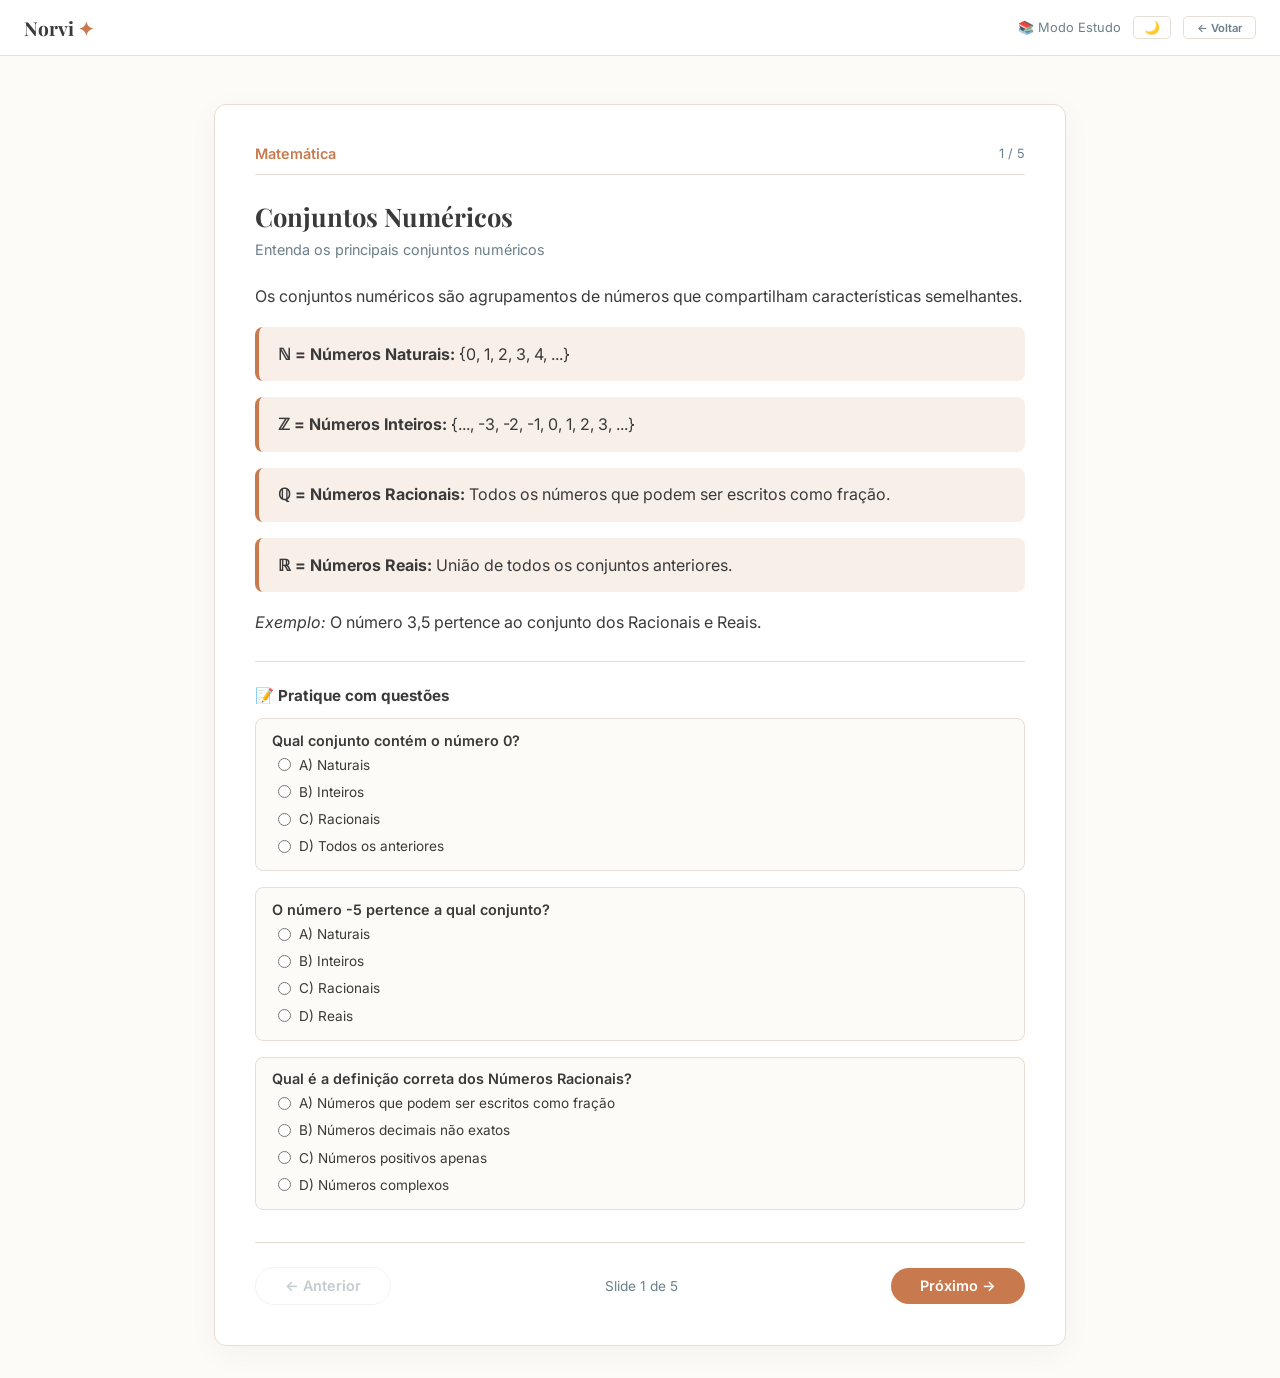
<file: estudo.html>
<!DOCTYPE html>
<html lang="pt-BR" data-theme="light">
<head>
    <meta charset="UTF-8" />
    <meta name="viewport" content="width=device-width, initial-scale=1.0" />
    <title>Norvi - Modo de Estudo</title>
    <link rel="preconnect" href="https://fonts.googleapis.com">
    <link rel="preconnect" href="https://fonts.gstatic.com" crossorigin>
    <link href="https://fonts.googleapis.com/css2?family=Playfair+Display:ital,wght@0,400;0,700;1,400&family=Inter:wght@300;400;500;600;700&display=swap" rel="stylesheet">
    <style>
        * {
            margin: 0;
            padding: 0;
            box-sizing: border-box;
        }
        :root {
            --off-white: #FDFBF7;
            --cinza-pedra: #3A3A3A;
            --siena-queimado: #C87A4E;
            --verde-salvia: #8DA89B;
            --azul-cinza: #6B7F8A;
            --marrom-claro: #E6DED5;
            --fonte-titulo: 'Playfair Display', serif;
            --fonte-corpo: 'Inter', sans-serif;
            --bg-body: var(--off-white);
            --bg-card: #FFFFFF;
            --texto-principal: var(--cinza-pedra);
            --texto-secundario: var(--azul-cinza);
            --borda: var(--marrom-claro);
            --sombra: rgba(0, 0, 0, 0.04);
            --transicao: 0.3s ease;
            --radius: 0.75rem;
            --sucesso: #5A9A7A;
            --erro: #D45A5A;
        }
        [data-theme="dark"] {
            --off-white: #1A1A1A;
            --cinza-pedra: #E8E0D8;
            --siena-queimado: #D48A5A;
            --verde-salvia: #7A9A8A;
            --azul-cinza: #9A9A9A;
            --marrom-claro: #3A3A3A;
            --bg-body: #121212;
            --bg-card: #1E1E1E;
            --texto-principal: #E8E0D8;
            --texto-secundario: #9A9A9A;
            --borda: #3A3A3A;
            --sombra: rgba(0, 0, 0, 0.3);
            --sucesso: #5A9A7A;
            --erro: #D45A5A;
        }
        body {
            background: var(--bg-body);
            color: var(--texto-principal);
            font-family: var(--fonte-corpo);
            min-height: 100vh;
            transition: background var(--transicao), color var(--transicao);
        }
        .container {
            max-width: 900px;
            margin: 0 auto;
            padding: 0 1.5rem;
        }

        .top-bar {
            position: fixed;
            top: 0;
            left: 0;
            right: 0;
            z-index: 1000;
            background: var(--bg-card);
            border-bottom: 1px solid var(--borda);
            padding: 0.5rem 1.5rem;
            display: flex;
            justify-content: space-between;
            align-items: center;
            flex-wrap: wrap;
            gap: 0.5rem;
            min-height: 56px;
            backdrop-filter: blur(8px);
            transition: background var(--transicao), border var(--transicao);
        }
        .top-bar .logo-mini {
            font-family: var(--fonte-titulo);
            font-weight: 700;
            font-size: 1.2rem;
            color: var(--texto-principal);
            text-decoration: none;
        }
        .top-bar .logo-mini span {
            color: var(--siena-queimado);
        }
        .top-bar-acoes {
            display: flex;
            align-items: center;
            gap: 0.8rem;
            flex-wrap: wrap;
        }
        .btn-voltar-estudo {
            background: transparent;
            border: 1px solid var(--borda);
            border-radius: 0.3rem;
            padding: 0.2rem 0.8rem;
            font-size: 0.7rem;
            font-weight: 600;
            color: var(--texto-secundario);
            cursor: pointer;
            transition: all 0.2s ease;
            font-family: var(--fonte-corpo);
            text-decoration: none;
        }
        .btn-voltar-estudo:hover {
            border-color: var(--siena-queimado);
            color: var(--siena-queimado);
        }
        .tema-btn {
            background: transparent;
            border: 1px solid var(--borda);
            border-radius: 0.3rem;
            padding: 0.2rem 0.6rem;
            font-size: 0.8rem;
            font-weight: 600;
            color: var(--texto-secundario);
            cursor: pointer;
            transition: all 0.2s ease;
            font-family: var(--fonte-corpo);
        }
        .tema-btn:hover {
            border-color: var(--siena-queimado);
            color: var(--siena-queimado);
        }

        .estudo-main {
            margin-top: 4.5rem;
            padding: 2rem 0;
        }

        .slide-container {
            background: var(--bg-card);
            border: 1px solid var(--borda);
            border-radius: var(--radius);
            padding: 2.5rem;
            box-shadow: 0 8px 32px var(--sombra);
            transition: background var(--transicao), border var(--transicao);
            min-height: 450px;
            position: relative;
        }

        .slide-header {
            display: flex;
            justify-content: space-between;
            align-items: center;
            margin-bottom: 1.5rem;
            padding-bottom: 0.75rem;
            border-bottom: 1px solid var(--borda);
        }
        .slide-header .materia {
            font-weight: 600;
            font-size: 0.9rem;
            color: var(--siena-queimado);
        }
        .slide-header .progresso-slide {
            font-size: 0.8rem;
            color: var(--texto-secundario);
        }

        .slide-content {
            margin-bottom: 2rem;
        }
        .slide-content h2 {
            font-family: var(--fonte-titulo);
            font-size: 1.6rem;
            margin-bottom: 0.5rem;
            color: var(--texto-principal);
        }
        .slide-content .subtitulo {
            font-size: 0.9rem;
            color: var(--texto-secundario);
            margin-bottom: 1.5rem;
        }
        .slide-content .conteudo {
            font-size: 1rem;
            line-height: 1.8;
            color: var(--texto-principal);
        }
        .slide-content .conteudo .destaque {
            background: rgba(200, 122, 78, 0.12);
            padding: 0.8rem 1.2rem;
            border-radius: 0.5rem;
            border-left: 4px solid var(--siena-queimado);
            margin: 1rem 0;
        }
        .slide-content .conteudo .exemplo {
            background: var(--bg-body);
            padding: 0.8rem 1.2rem;
            border-radius: 0.5rem;
            border: 1px solid var(--borda);
            margin: 1rem 0;
            font-family: monospace;
            font-size: 0.95rem;
        }

        .slide-questoes {
            margin-top: 1.5rem;
            padding-top: 1.5rem;
            border-top: 1px solid var(--borda);
        }
        .slide-questoes h4 {
            margin-bottom: 0.8rem;
            font-size: 0.95rem;
        }
        .questao-item {
            margin-bottom: 1rem;
            padding: 0.8rem 1rem;
            border: 1px solid var(--borda);
            border-radius: 0.5rem;
            background: var(--bg-body);
        }
        .questao-item .pergunta {
            font-weight: 600;
            font-size: 0.9rem;
            margin-bottom: 0.3rem;
        }
        .questao-item .opcoes {
            display: flex;
            flex-direction: column;
            gap: 0.3rem;
        }
        .questao-item .opcoes label {
            display: flex;
            align-items: center;
            gap: 0.5rem;
            font-size: 0.85rem;
            cursor: pointer;
            padding: 0.2rem 0.4rem;
            border-radius: 0.3rem;
            transition: background 0.2s ease;
        }
        .questao-item .opcoes label:hover {
            background: var(--bg-body);
        }
        .questao-item .opcoes input[type="radio"] {
            accent-color: var(--siena-queimado);
        }
        .questao-item .resposta-feedback {
            font-size: 0.8rem;
            margin-top: 0.3rem;
            display: none;
        }
        .questao-item .resposta-feedback.visivel {
            display: block;
        }
        .questao-item .resposta-feedback.correto {
            color: var(--sucesso);
        }
        .questao-item .resposta-feedback.errado {
            color: var(--erro);
        }

        .slide-navegacao {
            display: flex;
            justify-content: space-between;
            align-items: center;
            margin-top: 1.5rem;
            padding-top: 1.5rem;
            border-top: 1px solid var(--borda);
            flex-wrap: wrap;
            gap: 0.8rem;
        }
        .slide-navegacao .btn-nav {
            padding: 0.6rem 1.8rem;
            font-family: var(--fonte-corpo);
            font-weight: 600;
            font-size: 0.9rem;
            color: #fff;
            background: var(--siena-queimado);
            border: none;
            border-radius: 2rem;
            cursor: pointer;
            transition: background 0.2s ease, transform 0.1s ease;
        }
        .slide-navegacao .btn-nav:hover:not(:disabled) {
            background: #B56A3E;
            transform: translateY(-2px);
        }
        .slide-navegacao .btn-nav:disabled {
            opacity: 0.4;
            cursor: not-allowed;
            transform: none;
        }
        .slide-navegacao .btn-nav.secundario {
            background: transparent;
            color: var(--texto-secundario);
            border: 1px solid var(--borda);
        }
        .slide-navegacao .btn-nav.secundario:hover:not(:disabled) {
            background: var(--borda);
            color: var(--texto-principal);
        }
        .slide-navegacao .progresso-texto {
            font-size: 0.85rem;
            color: var(--texto-secundario);
        }

        .feedback-global {
            position: fixed;
            top: 5rem;
            left: 50%;
            transform: translateX(-50%) translateY(-20px);
            padding: 0.7rem 1.8rem;
            border-radius: 0.5rem;
            font-weight: 500;
            font-size: 0.9rem;
            z-index: 3000;
            opacity: 0;
            visibility: hidden;
            transition: opacity 0.4s ease, transform 0.4s ease, visibility 0.4s ease;
            max-width: 90%;
            text-align: center;
            box-shadow: 0 8px 32px rgba(0, 0, 0, 0.12);
        }
        .feedback-global.visivel {
            opacity: 1;
            visibility: visible;
            transform: translateX(-50%) translateY(0);
        }
        .feedback-global.sucesso {
            background: var(--sucesso);
            color: #fff;
        }
        .feedback-global.erro {
            background: var(--erro);
            color: #fff;
        }
        .feedback-global.info {
            background: var(--azul-cinza);
            color: #fff;
        }

        @media (max-width: 600px) {
            .slide-container {
                padding: 1.5rem 1rem;
            }
            .slide-content h2 {
                font-size: 1.3rem;
            }
            .slide-navegacao {
                flex-direction: column;
                align-items: stretch;
            }
            .slide-navegacao .btn-nav {
                text-align: center;
                padding: 0.5rem 1rem;
            }
            .questao-item {
                padding: 0.6rem 0.8rem;
            }
        }
    </style>
</head>
<body>

    <header class="top-bar">
        <a href="dashboard.html" class="logo-mini">Norvi <span>✦</span></a>
        <div class="top-bar-acoes">
            <span style="font-size:0.8rem;color:var(--texto-secundario);">📚 Modo Estudo</span>
            <button class="tema-btn" id="temaBtn">🌙</button>
            <a href="dashboard.html" class="btn-voltar-estudo">← Voltar</a>
        </div>
    </header>

    <main class="estudo-main">
        <div class="container">
            <div class="slide-container" id="slideContainer">

                <div class="slide-header">
                    <span class="materia" id="materiaLabel">Matemática</span>
                    <span class="progresso-slide" id="progressoSlide">1 / 5</span>
                </div>

                <div class="slide-content" id="slideContent">
                    <!-- Injetado via JS -->
                </div>

                <div class="slide-navegacao">
                    <button class="btn-nav secundario" id="btnAnterior" disabled>← Anterior</button>
                    <span class="progresso-texto" id="progressoTexto">Slide 1 de 5</span>
                    <button class="btn-nav" id="btnProximo">Próximo →</button>
                </div>

            </div>
        </div>
    </main>

    <script>
        (function() {
            'use strict';

            // ============================================================
            // DADOS DO ESTUDO (CONTEÚDO + QUESTÕES)
            // ============================================================

            const conteudoEstudo = [{
                materia: 'Matemática',
                titulo: 'Conjuntos Numéricos',
                subtitulo: 'Entenda os principais conjuntos numéricos',
                conteudo: `
                            <p>Os conjuntos numéricos são agrupamentos de números que compartilham características semelhantes.</p>
                            <div class="destaque">
                                <strong>ℕ = Números Naturais:</strong> {0, 1, 2, 3, 4, ...}
                            </div>
                            <div class="destaque">
                                <strong>ℤ = Números Inteiros:</strong> {..., -3, -2, -1, 0, 1, 2, 3, ...}
                            </div>
                            <div class="destaque">
                                <strong>ℚ = Números Racionais:</strong> Todos os números que podem ser escritos como fração.
                            </div>
                            <div class="destaque">
                                <strong>ℝ = Números Reais:</strong> União de todos os conjuntos anteriores.
                            </div>
                            <p><em>Exemplo:</em> O número 3,5 pertence ao conjunto dos Racionais e Reais.</p>
                        `,
                questoes: [
                    { pergunta: 'Qual conjunto contém o número 0?', opcoes: ['A) Naturais', 'B) Inteiros',
                            'C) Racionais', 'D) Todos os anteriores'
                        ], correta: 3 },
                    { pergunta: 'O número -5 pertence a qual conjunto?', opcoes: ['A) Naturais',
                            'B) Inteiros', 'C) Racionais', 'D) Reais'
                        ], correta: 1 },
                    { pergunta: 'Qual é a definição correta dos Números Racionais?', opcoes: [
                            'A) Números que podem ser escritos como fração',
                            'B) Números decimais não exatos',
                            'C) Números positivos apenas',
                            'D) Números complexos'
                        ], correta: 0 }
                ]
            }, {
                materia: 'Matemática',
                titulo: 'Funções do 1º Grau',
                subtitulo: 'Aprenda a base das funções lineares',
                conteudo: `
                            <p>Uma função do 1º grau é da forma <strong>f(x) = ax + b</strong>, onde <strong>a</strong> é o coeficiente angular e <strong>b</strong> é o coeficiente linear.</p>
                            <div class="exemplo">
                                Exemplo: f(x) = 2x + 3<br>
                                Se x = 1, f(1) = 2·1 + 3 = 5
                            </div>
                            <div class="destaque">
                                <strong>Coeficiente angular (a):</strong> determina a inclinação da reta.<br>
                                <strong>Coeficiente linear (b):</strong> ponto onde a reta corta o eixo y.
                            </div>
                        `,
                questoes: [
                    { pergunta: 'Qual é o coeficiente angular de f(x) = 3x - 2?', opcoes: ['A) -2', 'B) 3',
                            'C) -3', 'D) 2'
                        ], correta: 1 },
                    { pergunta: 'Qual é o valor de f(2) para f(x) = 4x + 1?', opcoes: ['A) 8', 'B) 9',
                            'C) 7', 'D) 10'
                        ], correta: 1 },
                    { pergunta: 'O que representa o coeficiente linear?', opcoes: [
                            'A) A inclinação da reta',
                            'B) O ponto onde a reta corta o eixo y',
                            'C) O ponto onde a reta corta o eixo x',
                            'D) A raiz da função'
                        ], correta: 1 }
                ]
            }, {
                materia: 'História',
                titulo: 'Grécia Antiga - Pólis',
                subtitulo: 'Entenda o conceito de cidade-estado grega',
                conteudo: `
                            <p>A <strong>pólis</strong> era a cidade-estado grega, o centro da vida política, social e cultural.</p>
                            <div class="destaque">
                                <strong>Principais características:</strong><br>
                                • Autonomia política e econômica<br>
                                • Governo próprio e leis próprias<br>
                                • Culto religioso compartilhado<br>
                                • Cidadãos participavam da política
                            </div>
                            <p>As principais pólis foram <strong>Atenas</strong> e <strong>Esparta</strong>, com modelos políticos diferentes: democracia e oligarquia.</p>
                        `,
                questoes: [
                    { pergunta: 'O que era a pólis na Grécia Antiga?', opcoes: [
                            'A) Uma cidade-estado grega',
                            'B) Um templo religioso',
                            'C) Um tipo de governo',
                            'D) Uma escola de filosofia'
                        ], correta: 0 },
                    { pergunta: 'Quais eram as duas pólis mais conhecidas?', opcoes: [
                            'A) Tebas e Corinto',
                            'B) Atenas e Esparta',
                            'C) Olímpia e Delfos',
                            'D) Micenas e Troia'
                        ], correta: 1 },
                    { pergunta: 'Qual modelo político era praticado em Atenas?', opcoes: [
                            'A) Monarquia',
                            'B) Oligarquia',
                            'C) Democracia',
                            'D) Tirania'
                        ], correta: 2 }
                ]
            }, {
                materia: 'Física',
                titulo: 'Cinemática - MRU',
                subtitulo: 'Movimento Retilíneo Uniforme',
                conteudo: `
                            <p>O <strong>Movimento Retilíneo Uniforme (MRU)</strong> ocorre quando um objeto se move em linha reta com velocidade constante.</p>
                            <div class="destaque">
                                <strong>Fórmula principal:</strong><br>
                                S = S₀ + v·t
                            </div>
                            <div class="exemplo">
                                Exemplo: Um carro parte do km 0 com velocidade de 60 km/h.<br>
                                Após 2 horas, estará no km 120.<br>
                                S = 0 + 60·2 = 120 km
                            </div>
                            <p><strong>Características:</strong> Aceleração nula e velocidade constante.</p>
                        `,
                questoes: [
                    { pergunta: 'Qual a fórmula do MRU?', opcoes: ['A) S = S₀ + v·t', 'B) v = S/t',
                            'C) S = v·t', 'D) S = S₀ + a·t²'
                        ], correta: 0 },
                    { pergunta: 'Em um MRU, a aceleração é:', opcoes: ['A) Constante', 'B) Nula',
                            'C) Variável', 'D) Negativa'
                        ], correta: 1 },
                    { pergunta: 'Um carro a 80 km/h percorre quantos km em 3 horas?', opcoes: [
                            'A) 160 km', 'B) 200 km', 'C) 240 km', 'D) 280 km'
                        ], correta: 2 }
                ]
            }, {
                materia: 'Português',
                titulo: 'Interpretação de Texto',
                subtitulo: 'Dicas para interpretar melhor',
                conteudo: `
                            <p>A <strong>interpretação de texto</strong> é a habilidade de compreender o que está escrito, além das palavras literais.</p>
                            <div class="destaque">
                                <strong>Dicas para interpretar melhor:</strong><br>
                                1. Leia o texto completo primeiro<br>
                                2. Identifique o tema central<br>
                                3. Preste atenção às palavras-chave<br>
                                4. Relacione as informações<br>
                                5. Faça perguntas sobre o texto
                            </div>
                            <p><em>Exemplo:</em> "O céu estava nublado, mas não chovia." → A ideia é que havia possibilidade de chuva, mas não ocorreu.</p>
                        `,
                questoes: [
                    { pergunta: 'Qual é a primeira dica para interpretar um texto?', opcoes: [
                            'A) Identificar o tema central',
                            'B) Ler o texto completo primeiro',
                            'C) Prestar atenção às palavras-chave',
                            'D) Fazer perguntas sobre o texto'
                        ], correta: 1 },
                    { pergunta: '"O céu estava nublado, mas não chovia." O que isso indica?', opcoes: [
                            'A) Que estava chovendo',
                            'B) Que havia possibilidade de chuva',
                            'C) Que o céu estava limpo',
                            'D) Que era inverno'
                        ], correta: 1 },
                    { pergunta: 'O que é interpretação de texto?', opcoes: [
                            'A) Decorar o texto',
                            'B) Compreender o que está escrito',
                            'C) Resumir o texto',
                            'D) Escrever um novo texto'
                        ], correta: 1 }
                ]
            }];

            // ============================================================
            // ESTADO
            // ============================================================

            let slideAtual = 0;
            let respostasQuestoes = {};

            // ============================================================
            // RENDERIZAÇÃO
            // ============================================================

            function renderizarSlide() {
                const slide = conteudoEstudo[slideAtual];
                const totalSlides = conteudoEstudo.length;

                document.getElementById('materiaLabel').textContent = slide.materia;
                document.getElementById('progressoSlide').textContent = `${slideAtual + 1} / ${totalSlides}`;
                document.getElementById('progressoTexto').textContent = `Slide ${slideAtual + 1} de ${totalSlides}`;

                const content = document.getElementById('slideContent');

                let html = `
                            <h2>${slide.titulo}</h2>
                            <div class="subtitulo">${slide.subtitulo}</div>
                            <div class="conteudo">${slide.conteudo}</div>
                        `;

                // Questões
                if (slide.questoes && slide.questoes.length > 0) {
                    html += `<div class="slide-questoes"><h4>📝 Pratique com questões</h4>`;
                    slide.questoes.forEach((q, idx) => {
                        const resp = respostasQuestoes[`${slideAtual}_${idx}`];
                        html += `
                                    <div class="questao-item" data-questao="${slideAtual}_${idx}">
                                        <div class="pergunta">${q.pergunta}</div>
                                        <div class="opcoes">
                                            ${q.opcoes.map((op, oi) => `
                                                <label>
                                                    <input type="radio" name="q${slideAtual}_${idx}" value="${oi}" ${resp !== undefined && resp === oi ? 'checked' : ''}>
                                                    ${op}
                                                </label>
                                            `).join('')}
                                        </div>
                                        <div class="resposta-feedback" id="feedback_${slideAtual}_${idx}"></div>
                                    </div>
                                `;
                    });
                    html += `</div>`;
                }

                content.innerHTML = html;

                // Eventos das questões
                document.querySelectorAll('.questao-item input[type="radio"]').forEach(input => {
                    input.addEventListener('change', function() {
                        const key = this.closest('.questao-item').dataset.questao;
                        const [slideIdx, qIdx] = key.split('_').map(Number);
                        const valor = parseInt(this.value);
                        respostasQuestoes[key] = valor;

                        const feedback = document.getElementById(`feedback_${key}`);
                        const questao = conteudoEstudo[slideIdx].questoes[qIdx];
                        const isCorreto = valor === questao.correta;

                        feedback.className = 'resposta-feedback visivel ' + (isCorreto ? 'correto' : 'errado');
                        feedback.textContent = isCorreto ? '✅ Correta!' :
                            `❌ Incorreta. A resposta correta é: ${questao.opcoes[questao.correta]}`;

                        // Verifica se todas as questões foram respondidas
                        verificarTodasRespondidas();
                    });
                });

                // Verifica respostas já salvas
                document.querySelectorAll('.questao-item').forEach(item => {
                    const key = item.dataset.questao;
                    if (respostasQuestoes[key] !== undefined) {
                        const radio = item.querySelector(`input[value="${respostasQuestoes[key]}"]`);
                        if (radio) radio.checked = true;
                        // Dispara evento para mostrar feedback
                        radio?.dispatchEvent(new Event('change'));
                    }
                });

                // Botões
                document.getElementById('btnAnterior').disabled = slideAtual === 0;
                document.getElementById('btnProximo').textContent = slideAtual === totalSlides - 1 ? '✅ Finalizar' : 'Próximo →';
            }

            function verificarTodasRespondidas() {
                // Não bloqueia navegação, apenas mostra quantas faltam
                const total = conteudoEstudo.length;
                let respondidas = 0;
                let totalQuestoes = 0;

                conteudoEstudo.forEach((slide, si) => {
                    if (slide.questoes) {
                        slide.questoes.forEach((q, qi) => {
                            totalQuestoes++;
                            if (respostasQuestoes[`${si}_${qi}`] !== undefined) {
                                respondidas++;
                            }
                        });
                    }
                });

                if (totalQuestoes > 0 && respondidas === totalQuestoes) {
                    mostrarFeedback('🎉 Todas as questões respondidas! Você pode finalizar.', 'sucesso', 3000);
                }
            }

            // ============================================================
            // NAVEGAÇÃO
            // ============================================================

            document.getElementById('btnAnterior').addEventListener('click', function() {
                if (slideAtual > 0) {
                    slideAtual--;
                    renderizarSlide();
                    window.scrollTo({ top: 0, behavior: 'smooth' });
                }
            });

            document.getElementById('btnProximo').addEventListener('click', function() {
                const totalSlides = conteudoEstudo.length;

                // Verifica se as questões atuais foram respondidas
                const slide = conteudoEstudo[slideAtual];
                if (slide.questoes && slide.questoes.length > 0) {
                    const todasRespondidas = slide.questoes.every((q, qi) => {
                        return respostasQuestoes[`${slideAtual}_${qi}`] !== undefined;
                    });
                    if (!todasRespondidas) {
                        mostrarFeedback('⚠️ Responda todas as questões antes de avançar.', 'erro', 3000);
                        return;
                    }
                }

                if (slideAtual === totalSlides - 1) {
                    // Finalizar
                    const totalQuestoes = conteudoEstudo.reduce((acc, s) => acc + (s.questoes ? s.questoes.length : 0), 0);
                    const respondidas = Object.keys(respostasQuestoes).length;
                    const acertos = Object.keys(respostasQuestoes).filter(key => {
                        const [si, qi] = key.split('_').map(Number);
                        return respostasQuestoes[key] === conteudoEstudo[si].questoes[qi].correta;
                    }).length;

                    mostrarFeedback(
                        `🎯 Estudo concluído! ${acertos}/${respondidas} questões corretas.`,
                        'sucesso', 5000
                    );
                    // Salva progresso
                    localStorage.setItem('norvi_estudo_progresso', JSON.stringify({
                        slides: slideAtual + 1,
                        total: totalSlides,
                        acertos,
                        totalQuestoes
                    }));
                    setTimeout(() => {
                        window.location.href = 'dashboard.html';
                    }, 3000);
                    return;
                }

                slideAtual++;
                renderizarSlide();
                window.scrollTo({ top: 0, behavior: 'smooth' });
            });

            // ============================================================
            // TEMA
            // ============================================================

            function alternarTema() {
                const html = document.documentElement;
                const atual = html.getAttribute('data-theme');
                const novo = atual === 'dark' ? 'light' : 'dark';
                html.setAttribute('data-theme', novo);
                document.getElementById('temaBtn').textContent = novo === 'dark' ? '☀️' : '🌙';
                localStorage.setItem('norvi_tema', novo);
            }
            const tema = localStorage.getItem('norvi_tema') || 'light';
            document.documentElement.setAttribute('data-theme', tema);
            document.getElementById('temaBtn').textContent = tema === 'dark' ? '☀️' : '🌙';
            document.getElementById('temaBtn').addEventListener('click', alternarTema);

            // ============================================================
            // FEEDBACK
            // ============================================================

            let feedbackTimeout = null;

            function mostrarFeedback(msg, tipo = 'info', duracao = 3500) {
                let el = document.getElementById('feedbackGlobal');
                if (!el) {
                    const d = document.createElement('div');
                    d.id = 'feedbackGlobal';
                    d.className = 'feedback-global';
                    document.body.appendChild(d);
                    el = d;
                }
                if (feedbackTimeout) clearTimeout(feedbackTimeout);
                el.className = 'feedback-global';
                el.textContent = msg;
                void el.offsetWidth;
                el.classList.add('visivel', tipo);
                feedbackTimeout = setTimeout(() => { el.classList.remove('visivel');
                    feedbackTimeout = null; }, duracao);
            }
            window.mostrarFeedback = mostrarFeedback;

            // ============================================================
            // RESTAURAR PROGRESSO
            // ============================================================

            const progressoSalvo = localStorage.getItem('norvi_estudo_progresso');
            if (progressoSalvo) {
                try {
                    const data = JSON.parse(progressoSalvo);
                    if (data.slides && data.slides < conteudoEstudo.length) {
                        slideAtual = data.slides - 1;
                        if (slideAtual < 0) slideAtual = 0;
                    }
                } catch (e) {}
            }

            // ============================================================
            // INICIAR
            // ============================================================

            renderizarSlide();

        })();
    </script>
</body>
</html>
</file>
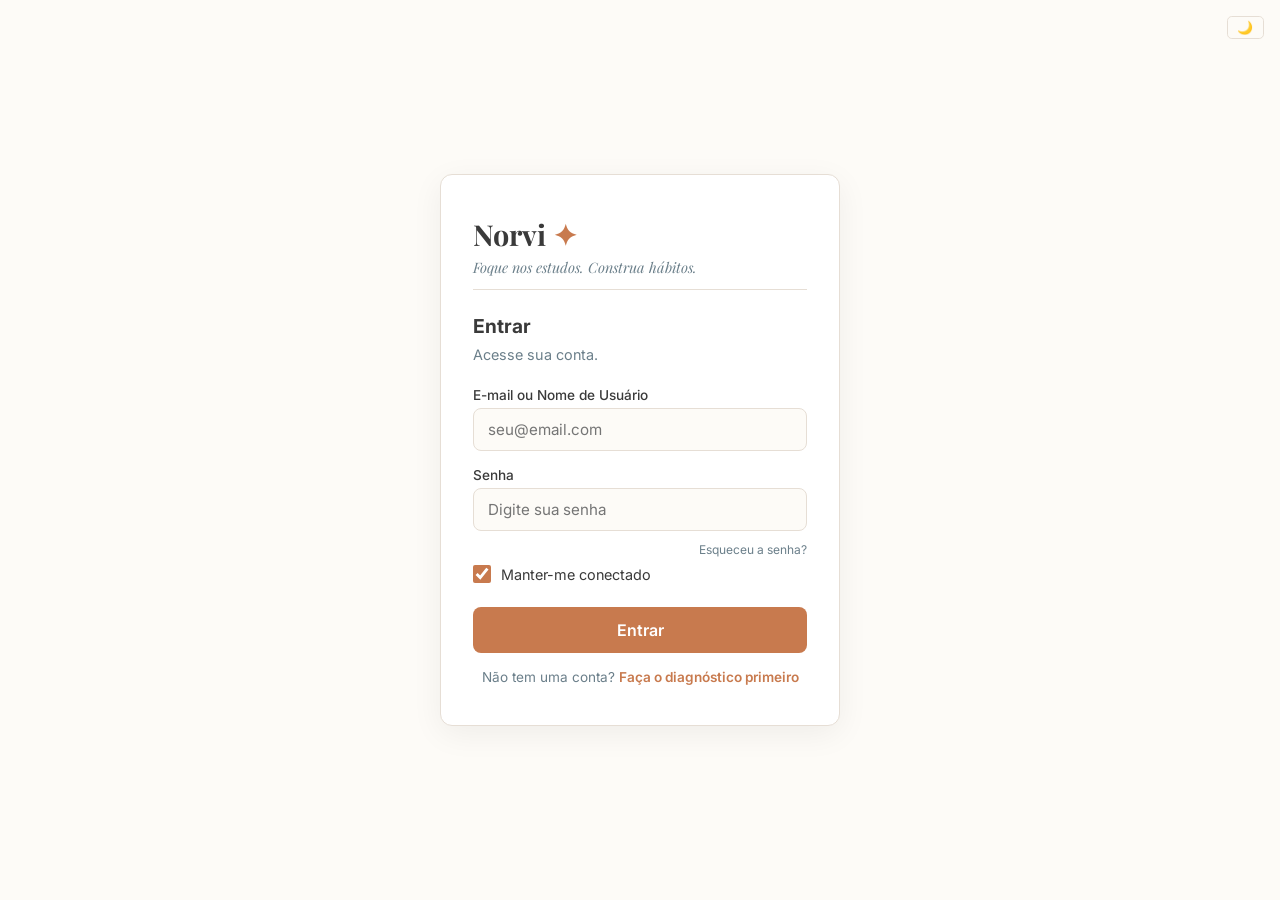
<file: login.html>
<!DOCTYPE html>
<html lang="pt-BR" data-theme="light">
<head>
    <meta charset="UTF-8" />
    <meta name="viewport" content="width=device-width, initial-scale=1.0" />
    <title>Norvi - Login</title>
    <link rel="preconnect" href="https://fonts.googleapis.com">
    <link rel="preconnect" href="https://fonts.gstatic.com" crossorigin>
    <link href="https://fonts.googleapis.com/css2?family=Playfair+Display:ital,wght@0,400;0,700;1,400&family=Inter:wght@300;400;500;600;700&display=swap" rel="stylesheet">
    <style>
        * {
            margin: 0;
            padding: 0;
            box-sizing: border-box;
        }
        :root {
            --off-white: #FDFBF7;
            --cinza-pedra: #3A3A3A;
            --siena-queimado: #C87A4E;
            --azul-cinza: #6B7F8A;
            --marrom-claro: #E6DED5;
            --fonte-titulo: 'Playfair Display', serif;
            --fonte-corpo: 'Inter', sans-serif;
            --bg-body: var(--off-white);
            --bg-card: #FFFFFF;
            --texto-principal: var(--cinza-pedra);
            --texto-secundario: var(--azul-cinza);
            --borda: var(--marrom-claro);
            --radius: 0.75rem;
            --erro: #D45A5A;
            --sucesso: #5A9A7A;
        }
        [data-theme="dark"] {
            --off-white: #1A1A1A;
            --cinza-pedra: #E8E0D8;
            --siena-queimado: #D48A5A;
            --azul-cinza: #9A9A9A;
            --marrom-claro: #3A3A3A;
            --bg-body: #121212;
            --bg-card: #1E1E1E;
            --texto-principal: #E8E0D8;
            --texto-secundario: #9A9A9A;
            --borda: #3A3A3A;
            --erro: #D45A5A;
            --sucesso: #5A9A7A;
        }
        body {
            background-color: var(--bg-body);
            color: var(--texto-principal);
            font-family: var(--fonte-corpo);
            min-height: 100vh;
            display: flex;
            align-items: center;
            justify-content: center;
            padding: 1.5rem;
            transition: background var(--transicao), color var(--transicao);
        }
        .login-container {
            background: var(--bg-card);
            border: 1px solid var(--borda);
            border-radius: var(--radius);
            max-width: 400px;
            width: 100%;
            padding: 2.5rem 2rem;
            box-shadow: 0 8px 32px rgba(0, 0, 0, 0.06);
            animation: slideUp 0.5s ease both;
        }
        @keyframes slideUp {
            0% {
                opacity: 0;
                transform: translateY(20px);
            }
            100% {
                opacity: 1;
                transform: translateY(0);
            }
        }
        .logo {
            display: flex;
            align-items: center;
            gap: 0.5rem;
            margin-bottom: 0.25rem;
        }
        .logo h1 {
            font-family: var(--fonte-titulo);
            font-size: 1.8rem;
            font-weight: 700;
            color: var(--texto-principal);
        }
        .logo h1 span {
            color: var(--siena-queimado);
        }
        .tagline {
            font-family: var(--fonte-titulo);
            font-style: italic;
            font-size: 0.9rem;
            color: var(--texto-secundario);
            margin-bottom: 1.5rem;
            border-bottom: 1px solid var(--borda);
            padding-bottom: 0.75rem;
        }
        .form-group {
            margin-bottom: 1rem;
        }
        .form-group label {
            display: block;
            font-size: 0.85rem;
            font-weight: 500;
            margin-bottom: 0.3rem;
            color: var(--texto-principal);
        }
        .form-group input {
            width: 100%;
            padding: 0.7rem 0.9rem;
            font-family: var(--fonte-corpo);
            font-size: 0.95rem;
            border: 1px solid var(--borda);
            border-radius: 0.5rem;
            background: var(--bg-body);
            color: var(--texto-principal);
            transition: border-color 0.2s ease;
        }
        .form-group input:focus {
            outline: none;
            border-color: var(--siena-queimado);
        }
        .btn-primary {
            width: 100%;
            padding: 0.8rem;
            font-family: var(--fonte-corpo);
            font-size: 1rem;
            font-weight: 600;
            background-color: var(--siena-queimado);
            color: #fff;
            border: none;
            border-radius: 0.5rem;
            cursor: pointer;
            transition: background 0.2s ease;
        }
        .btn-primary:hover {
            background-color: #B56A3E;
        }
        .erro-login {
            color: var(--erro);
            font-size: 0.85rem;
            text-align: center;
            margin-top: 0.5rem;
            display: none;
        }
        .erro-login.visivel {
            display: block;
        }
        .sucesso-login {
            color: var(--sucesso);
            font-size: 0.85rem;
            text-align: center;
            margin-top: 0.5rem;
            display: none;
        }
        .sucesso-login.visivel {
            display: block;
        }
        .register-link {
            text-align: center;
            margin-top: 1rem;
            font-size: 0.85rem;
            color: var(--texto-secundario);
        }
        .register-link a {
            color: var(--siena-queimado);
            text-decoration: none;
            font-weight: 600;
        }
        .register-link a:hover {
            text-decoration: underline;
        }
        .tema-btn {
            position: fixed;
            top: 1rem;
            right: 1rem;
            background: transparent;
            border: 1px solid var(--borda);
            border-radius: 0.3rem;
            padding: 0.2rem 0.6rem;
            font-size: 0.8rem;
            font-weight: 600;
            color: var(--texto-secundario);
            cursor: pointer;
            transition: all 0.2s ease;
            font-family: var(--fonte-corpo);
        }
        .tema-btn:hover {
            border-color: var(--siena-queimado);
            color: var(--siena-queimado);
        }
        .recuperar-senha {
            text-align: right;
            font-size: 0.75rem;
            margin-top: -0.3rem;
            margin-bottom: 0.5rem;
        }
        .recuperar-senha a {
            color: var(--texto-secundario);
            text-decoration: none;
        }
        .recuperar-senha a:hover {
            color: var(--siena-queimado);
            text-decoration: underline;
        }
        .form-group-checkbox {
            display: flex;
            align-items: center;
            gap: 0.6rem;
            margin: 0.5rem 0 1.5rem 0;
        }
        .form-group-checkbox input[type="checkbox"] {
            width: 18px;
            height: 18px;
            accent-color: var(--siena-queimado);
            cursor: pointer;
        }
        .form-group-checkbox label {
            font-size: 0.9rem;
            color: var(--texto-principal);
            cursor: pointer;
            user-select: none;
        }
    </style>
</head>
<body>

    <button class="tema-btn" id="temaBtn">🌙</button>

    <div class="login-container">
        <div class="logo">
            <h1>Norvi <span>✦</span></h1>
        </div>
        <div class="tagline">Foque nos estudos. Construa hábitos.</div>

        <h2 style="font-size:1.2rem; margin-bottom:0.5rem;">Entrar</h2>
        <p style="color:var(--texto-secundario); font-size:0.9rem; margin-bottom:1.5rem;">Acesse sua conta.</p>

        <form id="formLogin">
            <div class="form-group">
                <label for="email">E-mail ou Nome de Usuário</label>
                <input type="text" id="email" placeholder="seu@email.com" required />
            </div>
            <div class="form-group">
                <label for="senha">Senha</label>
                <input type="password" id="senha" placeholder="Digite sua senha" required />
            </div>
            <div class="recuperar-senha">
                <a href="#" id="linkRecuperar">Esqueceu a senha?</a>
            </div>

            <div class="form-group-checkbox">
                <input type="checkbox" id="manter-conectado" checked />
                <label for="manter-conectado">Manter-me conectado</label>
            </div>

            <div class="erro-login" id="erroLogin">❌ Usuário ou senha incorretos.</div>
            <div class="sucesso-login" id="sucessoLogin">✅ Redirecionando...</div>
            <button type="submit" class="btn-primary" id="btnLogin">Entrar</button>
        </form>

        <div class="register-link">
            Não tem uma conta? <a href="index.html#diagnostico">Faça o diagnóstico primeiro</a>
        </div>
    </div>

    <script>
        function alternarTema() {
            const html = document.documentElement;
            const atual = html.getAttribute('data-theme');
            const novo = atual === 'dark' ? 'light' : 'dark';
            html.setAttribute('data-theme', novo);
            document.getElementById('temaBtn').textContent = novo === 'dark' ? '☀️' : '🌙';
            localStorage.setItem('norvi_tema', novo);
        }
        const tema = localStorage.getItem('norvi_tema') || 'light';
        document.documentElement.setAttribute('data-theme', tema);
        document.getElementById('temaBtn').textContent = tema === 'dark' ? '☀️' : '🌙';
        document.getElementById('temaBtn').addEventListener('click', alternarTema);

        const preferencia = localStorage.getItem('norvi_manterConectado');
        const checkbox = document.getElementById('manter-conectado');
        if (preferencia === 'true') checkbox.checked = true;
        else if (preferencia === 'false') checkbox.checked = false;

        document.getElementById('formLogin').addEventListener('submit', function(e) {
            e.preventDefault();

            const login = document.getElementById('email').value.trim();
            const senha = document.getElementById('senha').value.trim();
            const manterConectado = checkbox.checked;
            const erro = document.getElementById('erroLogin');
            const sucesso = document.getElementById('sucessoLogin');
            const btn = document.getElementById('btnLogin');

            erro.classList.remove('visivel');
            sucesso.classList.remove('visivel');

            // Admin fixo
            if ((login === 'admin@norvi.com' || login === 'SrPão') && senha === 'Reipao20114377!') {
                const sessao = { email: 'admin@norvi.com', nome: 'SrPão', tipo: 'admin' };
                localStorage.setItem('norvi_sessao', JSON.stringify(sessao));
                localStorage.setItem('norvi_manterConectado', manterConectado ? 'true' : 'false');
                sucesso.textContent = '✅ Bem-vindo, Admin!';
                sucesso.classList.add('visivel');
                btn.disabled = true;
                btn.textContent = 'Redirecionando...';
                setTimeout(() => { window.location.href = 'dashboard-admin.html'; }, 800);
                return;
            }

            const usuariosStr = localStorage.getItem('norvi_usuarios');
            const usuarios = usuariosStr ? JSON.parse(usuariosStr) : [];

            if (usuarios.length === 0) {
                erro.textContent = '❌ Nenhum usuário cadastrado. Faça o diagnóstico primeiro.';
                erro.classList.add('visivel');
                return;
            }

            const usuarioEncontrado = usuarios.find(u =>
                u.email === login ||
                u.nome === login ||
                u.nome?.toLowerCase() === login.toLowerCase()
            );

            if (!usuarioEncontrado) {
                erro.textContent = '❌ Usuário não encontrado. Faça o diagnóstico primeiro.';
                erro.classList.add('visivel');
                return;
            }

            if (usuarioEncontrado.status === 'banido') {
                erro.textContent = '⛔ Conta banida.';
                erro.classList.add('visivel');
                return;
            }

            if (usuarioEncontrado.senha !== senha) {
                erro.textContent = '❌ Senha incorreta.';
                erro.classList.add('visivel');
                return;
            }

            const sessao = {
                email: usuarioEncontrado.email,
                nome: usuarioEncontrado.nome || 'Usuário',
                tipo: usuarioEncontrado.tipo || 'normal'
            };
            localStorage.setItem('norvi_sessao', JSON.stringify(sessao));
            localStorage.setItem('norvi_manterConectado', manterConectado ? 'true' : 'false');

            sucesso.textContent = '✅ Login realizado!';
            sucesso.classList.add('visivel');
            btn.disabled = true;
            btn.textContent = 'Redirecionando...';

            setTimeout(() => {
                if (sessao.tipo === 'admin') window.location.href = 'dashboard-admin.html';
                else if (sessao.tipo === 'vip') window.location.href = 'dashboard-vip.html';
                else window.location.href = 'dashboard.html';
            }, 800);
        });

        document.getElementById('linkRecuperar').addEventListener('click', function(e) {
            e.preventDefault();
            const login = document.getElementById('email').value.trim();
            if (!login) { alert('Digite seu e-mail ou nome de usuário.'); return; }
            const usuariosStr = localStorage.getItem('norvi_usuarios');
            const usuarios = usuariosStr ? JSON.parse(usuariosStr) : [];
            const user = usuarios.find(u =>
                u.email === login ||
                u.nome === login ||
                u.nome?.toLowerCase() === login.toLowerCase()
            );
            if (user) {
                alert(`🔑 Sua senha é: ${user.senha}`);
            } else {
                alert('❌ Usuário não encontrado.');
            }
        });

        document.getElementById('senha').addEventListener('keypress', function(e) {
            if (e.key === 'Enter') {
                document.getElementById('formLogin').dispatchEvent(new Event('submit'));
            }
        });
    </script>
</body>
</html>
</file>
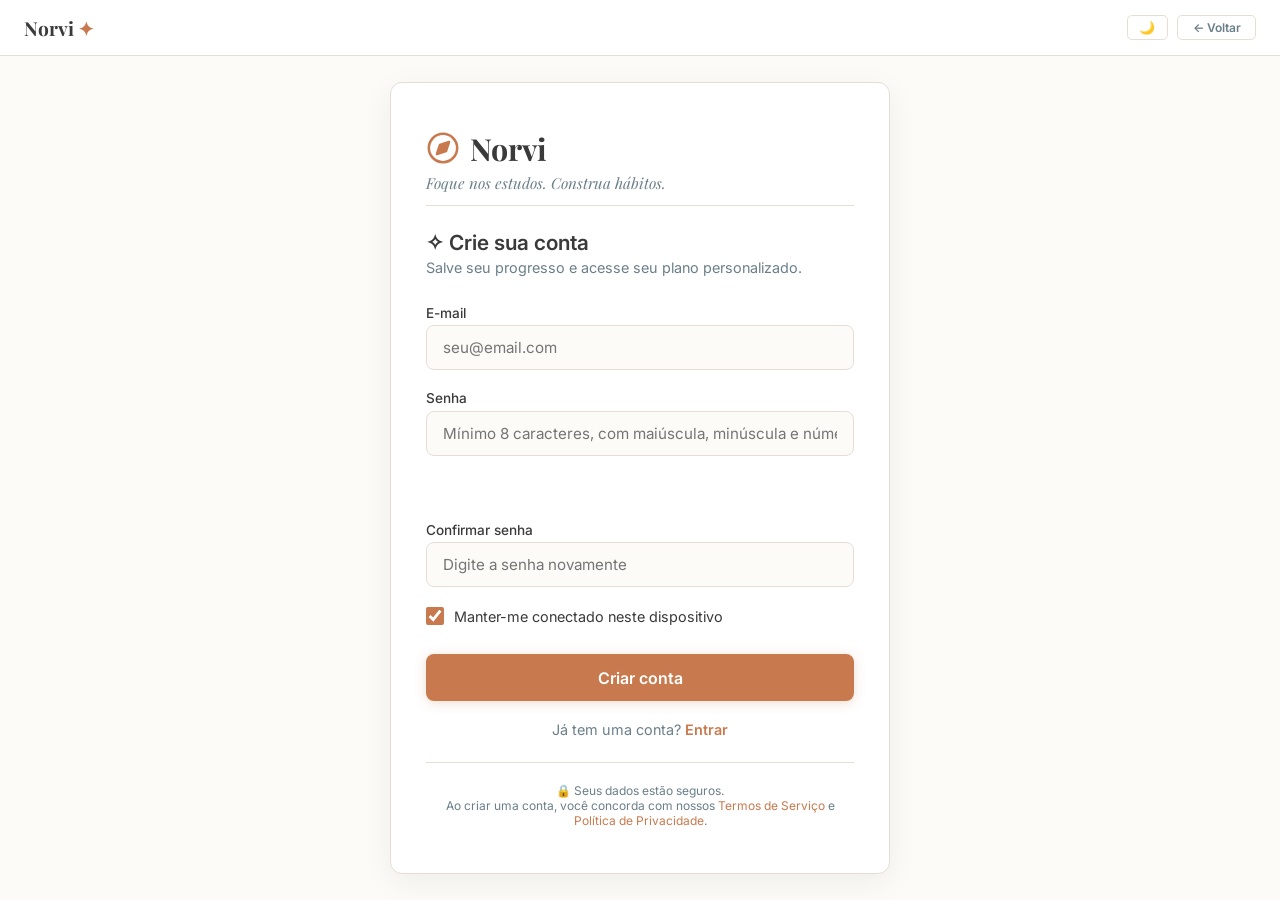
<file: onboarding.html>
<!DOCTYPE html>
<html lang="pt-BR" data-theme="light">
<head>
    <meta charset="UTF-8" />
    <meta name="viewport" content="width=device-width, initial-scale=1.0" />
    <title>Norvi - Criar conta</title>
    <link rel="preconnect" href="https://fonts.googleapis.com">
    <link rel="preconnect" href="https://fonts.gstatic.com" crossorigin>
    <link href="https://fonts.googleapis.com/css2?family=Playfair+Display:ital,wght@0,400;0,700;1,400&family=Inter:wght@300;400;500;600;700&display=swap" rel="stylesheet">
    <style>
        * {
            margin: 0;
            padding: 0;
            box-sizing: border-box;
        }
        :root {
            --off-white: #FDFBF7;
            --cinza-pedra: #3A3A3A;
            --siena-queimado: #C87A4E;
            --azul-cinza: #6B7F8A;
            --marrom-claro: #E6DED5;
            --fonte-titulo: 'Playfair Display', serif;
            --fonte-corpo: 'Inter', sans-serif;
            --bg-body: var(--off-white);
            --bg-card: #FFFFFF;
            --texto-principal: var(--cinza-pedra);
            --texto-secundario: var(--azul-cinza);
            --borda: var(--marrom-claro);
            --radius: 0.75rem;
            --erro: #D45A5A;
            --sucesso: #5A9A7A;
            --forca-fraca: #D45A5A;
            --forca-media: #E8A84C;
            --forca-forte: #5A9A7A;
        }
        [data-theme="dark"] {
            --off-white: #1A1A1A;
            --cinza-pedra: #E8E0D8;
            --siena-queimado: #D48A5A;
            --azul-cinza: #9A9A9A;
            --marrom-claro: #3A3A3A;
            --bg-body: #121212;
            --bg-card: #1E1E1E;
            --texto-principal: #E8E0D8;
            --texto-secundario: #9A9A9A;
            --borda: #3A3A3A;
            --erro: #D45A5A;
            --sucesso: #5A9A7A;
            --forca-fraca: #D45A5A;
            --forca-media: #E8A84C;
            --forca-forte: #5A9A7A;
        }
        body {
            background-color: var(--bg-body);
            color: var(--texto-principal);
            font-family: var(--fonte-corpo);
            min-height: 100vh;
            display: flex;
            align-items: center;
            justify-content: center;
            padding: 1.5rem;
        }
        .top-bar {
            position: fixed;
            top: 0;
            left: 0;
            right: 0;
            z-index: 1000;
            background: var(--bg-card);
            border-bottom: 1px solid var(--borda);
            padding: 0.5rem 1.5rem;
            display: flex;
            justify-content: space-between;
            align-items: center;
            flex-wrap: wrap;
            gap: 0.5rem;
            min-height: 56px;
            backdrop-filter: blur(8px);
        }
        .top-bar .logo-mini {
            font-family: var(--fonte-titulo);
            font-weight: 700;
            font-size: 1.2rem;
            color: var(--texto-principal);
            text-decoration: none;
        }
        .top-bar .logo-mini span {
            color: var(--siena-queimado);
        }
        .top-bar-acoes {
            display: flex;
            align-items: center;
            gap: 0.6rem;
            flex-wrap: wrap;
        }
        .tema-btn {
            background: transparent;
            border: 1px solid var(--borda);
            border-radius: 0.3rem;
            padding: 0.25rem 0.7rem;
            font-size: 0.8rem;
            font-weight: 600;
            color: var(--texto-secundario);
            cursor: pointer;
            transition: all 0.25s ease;
            font-family: var(--fonte-corpo);
        }
        .tema-btn:hover {
            border-color: var(--siena-queimado);
            color: var(--siena-queimado);
            transform: scale(1.05);
        }
        .btn-voltar {
            background: transparent;
            border: 1px solid var(--borda);
            border-radius: 0.3rem;
            padding: 0.25rem 0.9rem;
            font-size: 0.75rem;
            font-weight: 600;
            color: var(--texto-secundario);
            cursor: pointer;
            transition: all 0.25s ease;
            font-family: var(--fonte-corpo);
            text-decoration: none;
            display: inline-block;
        }
        .btn-voltar:hover {
            border-color: var(--siena-queimado);
            color: var(--siena-queimado);
            transform: scale(1.05);
        }
        .onboarding-container {
            background: var(--bg-card);
            border: 1px solid var(--borda);
            border-radius: var(--radius);
            max-width: 500px;
            width: 100%;
            padding: 2.8rem 2.2rem;
            box-shadow: 0 8px 32px rgba(0, 0, 0, 0.06);
            margin-top: 3.5rem;
            animation: slideUp 0.5s ease both;
        }
        @keyframes slideUp {
            0% {
                opacity: 0;
                transform: translateY(20px);
            }
            100% {
                opacity: 1;
                transform: translateY(0);
            }
        }
        .logo {
            display: flex;
            align-items: center;
            gap: 0.6rem;
            margin-bottom: 0.25rem;
        }
        .logo svg {
            width: 34px;
            height: 34px;
            stroke: var(--siena-queimado);
            fill: none;
        }
        .logo h1 {
            font-family: var(--fonte-titulo);
            font-size: 1.9rem;
            font-weight: 700;
            color: var(--texto-principal);
        }
        .tagline {
            font-family: var(--fonte-titulo);
            font-style: italic;
            font-size: 0.95rem;
            color: var(--texto-secundario);
            margin-bottom: 1.5rem;
            border-bottom: 1px solid var(--borda);
            padding-bottom: 0.75rem;
        }
        .form-title {
            font-size: 1.3rem;
            font-weight: 600;
            margin-bottom: 0.25rem;
            color: var(--texto-principal);
        }
        .form-subtitle {
            font-size: 0.9rem;
            color: var(--texto-secundario);
            margin-bottom: 1.8rem;
        }
        .form-group {
            margin-bottom: 1.25rem;
            position: relative;
        }
        .form-group label {
            display: block;
            font-size: 0.85rem;
            font-weight: 500;
            margin-bottom: 0.3rem;
            color: var(--texto-principal);
        }
        .form-group input {
            width: 100%;
            padding: 0.75rem 1rem;
            font-family: var(--fonte-corpo);
            font-size: 0.95rem;
            border: 1.5px solid var(--borda);
            border-radius: 0.5rem;
            background: var(--bg-body);
            color: var(--texto-principal);
            transition: border-color 0.3s ease, box-shadow 0.3s ease;
        }
        .form-group input:focus {
            outline: none;
            border-color: var(--siena-queimado);
            box-shadow: 0 0 0 4px rgba(200, 122, 78, 0.12);
        }
        .form-group input.erro {
            border-color: var(--erro);
            box-shadow: 0 0 0 4px rgba(212, 90, 90, 0.1);
        }
        .form-group input.sucesso {
            border-color: var(--sucesso);
            box-shadow: 0 0 0 4px rgba(90, 154, 122, 0.1);
        }
        .mensagem-campo {
            font-size: 0.75rem;
            margin-top: 0.3rem;
            display: block;
            opacity: 0;
            transform: translateY(-5px);
            transition: opacity 0.3s ease, transform 0.3s ease;
        }
        .mensagem-campo.visivel {
            opacity: 1;
            transform: translateY(0);
        }
        .mensagem-campo.erro {
            color: var(--erro);
        }
        .mensagem-campo.sucesso {
            color: var(--sucesso);
        }
        .senha-forca {
            margin-top: 0.5rem;
            display: flex;
            align-items: center;
            gap: 0.75rem;
            flex-wrap: wrap;
            opacity: 0;
            transform: translateY(-5px);
            transition: opacity 0.3s ease, transform 0.3s ease;
        }
        .senha-forca.visivel {
            opacity: 1;
            transform: translateY(0);
        }
        .senha-forca .barras {
            display: flex;
            gap: 4px;
            flex: 1;
            max-width: 140px;
        }
        .senha-forca .barra {
            height: 4px;
            flex: 1;
            background: var(--borda);
            border-radius: 2px;
            transition: background 0.4s ease;
        }
        .senha-forca .barra.ativa.fraca {
            background: var(--forca-fraca);
        }
        .senha-forca .barra.ativa.media {
            background: var(--forca-media);
        }
        .senha-forca .barra.ativa.forte {
            background: var(--forca-forte);
        }
        .senha-forca .rotulo-forca {
            font-size: 0.7rem;
            font-weight: 600;
            text-transform: uppercase;
            letter-spacing: 0.5px;
            min-width: 50px;
            text-align: right;
            color: var(--texto-secundario);
        }
        .senha-forca .rotulo-forca.fraca {
            color: var(--forca-fraca);
        }
        .senha-forca .rotulo-forca.media {
            color: var(--forca-media);
        }
        .senha-forca .rotulo-forca.forte {
            color: var(--forca-forte);
        }
        .requisitos-senha {
            margin-top: 0.4rem;
            display: flex;
            flex-wrap: wrap;
            gap: 0.2rem 0.8rem;
            font-size: 0.7rem;
            color: var(--texto-secundario);
            opacity: 0;
            transform: translateY(-5px);
            transition: opacity 0.3s ease, transform 0.3s ease;
        }
        .requisitos-senha.visivel {
            opacity: 1;
            transform: translateY(0);
        }
        .requisitos-senha span {
            display: flex;
            align-items: center;
            gap: 0.25rem;
            transition: color 0.3s ease;
        }
        .requisitos-senha span .icon {
            font-size: 0.9rem;
        }
        .requisitos-senha span.atendido {
            color: var(--sucesso);
        }
        .requisitos-senha span.nao-atendido {
            color: var(--erro);
        }
        .form-group-checkbox {
            display: flex;
            align-items: center;
            gap: 0.6rem;
            margin: 0.5rem 0 1.8rem 0;
        }
        .form-group-checkbox input[type="checkbox"] {
            width: 18px;
            height: 18px;
            accent-color: var(--siena-queimado);
            cursor: pointer;
        }
        .form-group-checkbox label {
            font-size: 0.9rem;
            color: var(--texto-principal);
            cursor: pointer;
            user-select: none;
        }
        .btn-primary {
            width: 100%;
            padding: 0.85rem;
            font-family: var(--fonte-corpo);
            font-size: 1rem;
            font-weight: 600;
            background-color: var(--siena-queimado);
            color: #FFFFFF;
            border: none;
            border-radius: 0.5rem;
            cursor: pointer;
            transition: background-color 0.3s ease, transform 0.15s ease, box-shadow 0.3s ease;
            box-shadow: 0 2px 12px rgba(200, 122, 78, 0.25);
        }
        .btn-primary:hover {
            background-color: #B56A3E;
            box-shadow: 0 4px 20px rgba(200, 122, 78, 0.35);
            transform: translateY(-2px);
        }
        .btn-primary:active {
            transform: scale(0.97);
        }
        .btn-primary:disabled {
            opacity: 0.6;
            cursor: not-allowed;
            transform: none !important;
        }
        .feedback-global {
            position: fixed;
            top: 5rem;
            left: 50%;
            transform: translateX(-50%) translateY(-20px);
            padding: 0.8rem 2rem;
            border-radius: 0.5rem;
            font-weight: 500;
            font-size: 0.95rem;
            z-index: 2000;
            opacity: 0;
            visibility: hidden;
            transition: opacity 0.4s ease, transform 0.4s ease, visibility 0.4s ease;
            max-width: 90%;
            text-align: center;
            box-shadow: 0 8px 32px rgba(0, 0, 0, 0.12);
            pointer-events: none;
        }
        .feedback-global.visivel {
            opacity: 1;
            visibility: visible;
            transform: translateX(-50%) translateY(0);
            pointer-events: auto;
        }
        .feedback-global.sucesso {
            background: var(--sucesso);
            color: #fff;
        }
        .feedback-global.erro {
            background: var(--erro);
            color: #fff;
        }
        .feedback-global.info {
            background: var(--azul-cinza);
            color: #fff;
        }
        .login-link {
            text-align: center;
            margin-top: 1.25rem;
            font-size: 0.9rem;
            color: var(--texto-secundario);
        }
        .login-link a {
            color: var(--siena-queimado);
            font-weight: 600;
            text-decoration: none;
        }
        .login-link a:hover {
            text-decoration: underline;
            color: #B56A3E;
        }
        .form-footer {
            margin-top: 1.5rem;
            padding-top: 1.25rem;
            border-top: 1px solid var(--borda);
            font-size: 0.75rem;
            color: var(--texto-secundario);
            text-align: center;
        }
        .form-footer a {
            color: var(--siena-queimado);
            text-decoration: none;
        }
        .form-footer a:hover {
            text-decoration: underline;
        }
        @media (max-width: 480px) {
            .onboarding-container {
                padding: 1.8rem 1.25rem;
                margin-top: 3rem;
            }
            .logo h1 {
                font-size: 1.6rem;
            }
            .top-bar {
                padding: 0.4rem 0.8rem;
            }
            .top-bar .logo-mini {
                font-size: 1rem;
            }
            .btn-voltar {
                font-size: 0.65rem;
                padding: 0.2rem 0.6rem;
            }
            .tema-btn {
                font-size: 0.7rem;
                padding: 0.2rem 0.5rem;
            }
            .feedback-global {
                font-size: 0.85rem;
                padding: 0.6rem 1.2rem;
                top: 4.5rem;
            }
            .requisitos-senha {
                font-size: 0.65rem;
                gap: 0.1rem 0.5rem;
            }
        }
        @media (max-width: 400px) {
            .onboarding-container {
                padding: 1.2rem 0.9rem;
            }
            .form-group input {
                font-size: 0.85rem;
                padding: 0.65rem 0.8rem;
            }
            .btn-primary {
                font-size: 0.9rem;
                padding: 0.7rem;
            }
            .senha-forca .barras {
                max-width: 100px;
            }
        }
        @media (prefers-reduced-motion: reduce) {
            *,
            *::before,
            *::after {
                animation-duration: 0.01ms !important;
                animation-iteration-count: 1 !important;
                transition-duration: 0.01ms !important;
            }
        }
    </style>
</head>
<body>

    <header class="top-bar" id="topBar">
        <a href="index.html" class="logo-mini" id="logoLink">Norvi <span>✦</span></a>
        <div class="top-bar-acoes">
            <button class="tema-btn" id="temaBtn" aria-label="Alternar tema">🌙</button>
            <a href="index.html" class="btn-voltar" id="voltarBtn">← Voltar</a>
        </div>
    </header>

    <div id="feedbackGlobal" class="feedback-global" role="alert" aria-live="polite"></div>

    <div class="onboarding-container" id="onboardingContainer">

        <div class="logo">
            <svg viewBox="0 0 24 24" stroke-width="1.8" stroke-linecap="round" stroke-linejoin="round" aria-hidden="true">
                <circle cx="12" cy="12" r="10" />
                <polygon points="16.24 7.76 14.12 14.12 7.76 16.24 9.88 9.88 16.24 7.76" fill="var(--siena-queimado)" stroke="var(--siena-queimado)" />
            </svg>
            <h1>Norvi</h1>
        </div>

        <div class="tagline">Foque nos estudos. Construa hábitos.</div>

        <h2 class="form-title">✧ Crie sua conta</h2>
        <p class="form-subtitle">Salve seu progresso e acesse seu plano personalizado.</p>

        <form id="formCadastro" novalidate>

            <div class="form-group">
                <label for="email">E-mail</label>
                <input type="email" id="email" name="email" placeholder="seu@email.com" required autocomplete="email" />
                <span class="mensagem-campo" id="emailMsg"></span>
            </div>

            <div class="form-group">
                <label for="senha">Senha</label>
                <input type="password" id="senha" name="senha" placeholder="Mínimo 8 caracteres, com maiúscula, minúscula e número" required autocomplete="new-password" />
                <span class="mensagem-campo" id="senhaMsg"></span>
                <div class="senha-forca" id="senhaForca">
                    <div class="barras">
                        <span class="barra" id="barra1"></span>
                        <span class="barra" id="barra2"></span>
                        <span class="barra" id="barra3"></span>
                    </div>
                    <span class="rotulo-forca" id="rotuloForca">Fraca</span>
                </div>
                <div class="requisitos-senha" id="requisitosSenha">
                    <span id="req1" class="nao-atendido"><span class="icon">✗</span> 8+ caracteres</span>
                    <span id="req2" class="nao-atendido"><span class="icon">✗</span> Letra maiúscula</span>
                    <span id="req3" class="nao-atendido"><span class="icon">✗</span> Letra minúscula</span>
                    <span id="req4" class="nao-atendido"><span class="icon">✗</span> Número</span>
                </div>
            </div>

            <div class="form-group">
                <label for="confirmar-senha">Confirmar senha</label>
                <input type="password" id="confirmar-senha" name="confirmar-senha" placeholder="Digite a senha novamente" required autocomplete="new-password" />
                <span class="mensagem-campo" id="confirmarMsg"></span>
            </div>

            <div class="form-group-checkbox">
                <input type="checkbox" id="manter-conectado" name="manter-conectado" checked />
                <label for="manter-conectado">Manter-me conectado neste dispositivo</label>
            </div>

            <button type="submit" class="btn-primary" id="btnCriarConta">Criar conta</button>

        </form>

        <div class="login-link">
            Já tem uma conta? <a href="login.html" id="linkEntrar">Entrar</a>
        </div>

        <div class="form-footer">
            <span>🔒</span> Seus dados estão seguros. <br />
            Ao criar uma conta, você concorda com nossos <a href="#">Termos de Serviço</a> e <a href="#">Política de Privacidade</a>.
        </div>

    </div>

    <script>
        (function() {
            'use strict';

            const form = document.getElementById('formCadastro');
            const emailInput = document.getElementById('email');
            const senhaInput = document.getElementById('senha');
            const confirmarInput = document.getElementById('confirmar-senha');
            const btnCriar = document.getElementById('btnCriarConta');
            const feedback = document.getElementById('feedbackGlobal');
            const manterCheck = document.getElementById('manter-conectado');

            const emailMsg = document.getElementById('emailMsg');
            const senhaMsg = document.getElementById('senhaMsg');
            const confirmarMsg = document.getElementById('confirmarMsg');

            const senhaForca = document.getElementById('senhaForca');
            const barra1 = document.getElementById('barra1');
            const barra2 = document.getElementById('barra2');
            const barra3 = document.getElementById('barra3');
            const rotuloForca = document.getElementById('rotuloForca');

            const req1 = document.getElementById('req1');
            const req2 = document.getElementById('req2');
            const req3 = document.getElementById('req3');
            const req4 = document.getElementById('req4');
            const requisitosContainer = document.getElementById('requisitosSenha');

            function validarEmail(valor) {
                return /^[^\s@]+@[^\s@]+\.[^\s@]+$/.test(valor);
            }

            function validarSenha(senha) {
                const tem8 = senha.length >= 8;
                const temMaiuscula = /[A-Z]/.test(senha);
                const temMinuscula = /[a-z]/.test(senha);
                const temNumero = /[0-9]/.test(senha);
                return {
                    tem8,
                    temMaiuscula,
                    temMinuscula,
                    temNumero,
                    valida: tem8 && temMaiuscula && temMinuscula && temNumero,
                    forca: [tem8, temMaiuscula, temMinuscula, temNumero].filter(Boolean).length
                };
            }

            function atualizarRequisitos(senha) {
                const validacao = validarSenha(senha);
                const requisitos = [
                    { el: req1, ok: validacao.tem8, texto: '8+ caracteres' },
                    { el: req2, ok: validacao.temMaiuscula, texto: 'Letra maiúscula' },
                    { el: req3, ok: validacao.temMinuscula, texto: 'Letra minúscula' },
                    { el: req4, ok: validacao.temNumero, texto: 'Número' }
                ];
                requisitos.forEach(r => {
                    r.el.className = r.ok ? 'atendido' : 'nao-atendido';
                    r.el.querySelector('.icon').textContent = r.ok ? '✓' : '✗';
                });
                return validacao;
            }

            function atualizarForca(validacao) {
                const forca = validacao.forca;
                senhaForca.classList.add('visivel');
                [barra1, barra2, barra3].forEach(b => b.className = 'barra');
                if (forca === 0) {
                    rotuloForca.textContent = '—';
                    rotuloForca.className = 'rotulo-forca';
                } else if (forca <= 2) {
                    barra1.classList.add('ativa', 'fraca');
                    rotuloForca.textContent = 'Fraca';
                    rotuloForca.className = 'rotulo-forca fraca';
                } else if (forca === 3) {
                    barra1.classList.add('ativa', 'media');
                    barra2.classList.add('ativa', 'media');
                    rotuloForca.textContent = 'Média';
                    rotuloForca.className = 'rotulo-forca media';
                } else if (forca === 4) {
                    barra1.classList.add('ativa', 'forte');
                    barra2.classList.add('ativa', 'forte');
                    barra3.classList.add('ativa', 'forte');
                    rotuloForca.textContent = 'Forte';
                    rotuloForca.className = 'rotulo-forca forte';
                }
            }

            function atualizarCampo(input, msgEl, isValid, msgErro, msgSucesso) {
                input.classList.remove('erro', 'sucesso');
                msgEl.classList.remove('visivel', 'erro', 'sucesso');
                if (input.value === '') return;
                if (isValid) {
                    input.classList.add('sucesso');
                    msgEl.textContent = msgSucesso || '✓ OK';
                    msgEl.className = 'mensagem-campo visivel sucesso';
                } else {
                    input.classList.add('erro');
                    msgEl.textContent = msgErro || 'Campo inválido';
                    msgEl.className = 'mensagem-campo visivel erro';
                }
            }

            emailInput.addEventListener('blur', function() {
                const val = this.value.trim();
                if (val === '') return;
                atualizarCampo(this, emailMsg, validarEmail(val),
                    'Digite um e-mail válido (ex: nome@email.com)',
                    'E-mail válido ✓'
                );
            });

            senhaInput.addEventListener('input', function() {
                const senha = this.value;
                if (senha.length > 0) {
                    requisitosContainer.classList.add('visivel');
                } else {
                    requisitosContainer.classList.remove('visivel');
                    senhaForca.classList.remove('visivel');
                    this.classList.remove('erro', 'sucesso');
                    senhaMsg.className = 'mensagem-campo';
                    return;
                }
                const validacao = atualizarRequisitos(senha);
                atualizarForca(validacao);
                if (validacao.valida) {
                    this.classList.add('sucesso');
                    this.classList.remove('erro');
                    senhaMsg.textContent = 'Senha forte ✓';
                    senhaMsg.className = 'mensagem-campo visivel sucesso';
                } else {
                    this.classList.add('erro');
                    this.classList.remove('sucesso');
                    senhaMsg.textContent = 'A senha não atende todos os requisitos';
                    senhaMsg.className = 'mensagem-campo visivel erro';
                }
                if (confirmarInput.value) {
                    validarConfirmacao();
                }
            });

            function validarConfirmacao() {
                const senha = senhaInput.value;
                const confirmar = confirmarInput.value;
                if (confirmar === '') {
                    confirmarInput.classList.remove('erro', 'sucesso');
                    confirmarMsg.className = 'mensagem-campo';
                    return;
                }
                const senhaValida = validarSenha(senha).valida;
                const coincide = confirmar === senha && senhaValida;
                if (coincide) {
                    confirmarInput.classList.add('sucesso');
                    confirmarInput.classList.remove('erro');
                    confirmarMsg.textContent = 'Senhas coincidem ✓';
                    confirmarMsg.className = 'mensagem-campo visivel sucesso';
                } else {
                    confirmarInput.classList.add('erro');
                    confirmarInput.classList.remove('sucesso');
                    confirmarMsg.textContent = senhaValida ? 'As senhas não coincidem' :
                        'A senha ainda não é válida';
                    confirmarMsg.className = 'mensagem-campo visivel erro';
                }
            }

            confirmarInput.addEventListener('input', validarConfirmacao);

            let feedbackTimeout = null;

            function mostrarFeedback(mensagem, tipo = 'info', duracao = 3500) {
                if (feedbackTimeout) {
                    clearTimeout(feedbackTimeout);
                    feedbackTimeout = null;
                }
                feedback.className = 'feedback-global';
                feedback.textContent = mensagem;
                void feedback.offsetWidth;
                feedback.classList.add('visivel', tipo);
                feedbackTimeout = setTimeout(() => {
                    feedback.classList.remove('visivel');
                    feedbackTimeout = null;
                }, duracao);
            }

            form.addEventListener('submit', function(event) {
                event.preventDefault();

                const email = emailInput.value.trim();
                const senha = senhaInput.value;
                const confirmar = confirmarInput.value;
                const manterConectado = manterCheck.checked;

                if (!validarEmail(email)) {
                    mostrarFeedback('Por favor, insira um e-mail válido.', 'erro');
                    emailInput.focus();
                    return;
                }

                const validacao = validarSenha(senha);
                if (!validacao.valida) {
                    mostrarFeedback('A senha deve ter: 8+ caracteres, maiúscula, minúscula e número.', 'erro');
                    senhaInput.focus();
                    return;
                }

                if (senha !== confirmar) {
                    mostrarFeedback('As senhas não coincidem.', 'erro');
                    confirmarInput.focus();
                    return;
                }

                const usuariosStr = localStorage.getItem('norvi_usuarios');
                const usuarios = usuariosStr ? JSON.parse(usuariosStr) : [];

                if (usuarios.find(u => u.email === email)) {
                    mostrarFeedback('❌ Este e-mail já está cadastrado. Faça login.', 'erro');
                    return;
                }

                const novoUsuario = {
                    email: email,
                    senha: senha,
                    nome: email.split('@')[0] || 'Usuário',
                    tipo: 'normal',
                    status: 'ativo',
                    dataCriacao: new Date().toISOString()
                };

                usuarios.push(novoUsuario);
                localStorage.setItem('norvi_usuarios', JSON.stringify(usuarios));

                const sessao = {
                    email: email,
                    nome: novoUsuario.nome,
                    tipo: 'normal'
                };
                localStorage.setItem('norvi_sessao', JSON.stringify(sessao));
                localStorage.setItem('norvi_manterConectado', manterConectado ? 'true' : 'false');

                btnCriar.disabled = true;
                btnCriar.textContent = 'Criando conta...';

                mostrarFeedback('✅ Conta criada com sucesso! Faça login para continuar.', 'sucesso', 3000);

                setTimeout(function() {
                    btnCriar.disabled = false;
                    btnCriar.textContent = 'Criar conta';
                    window.location.href = 'login.html';
                }, 1500);
            });

            document.getElementById('linkEntrar').addEventListener('click', function(e) {
                e.preventDefault();
                window.location.href = 'login.html';
            });

            function alternarTema() {
                const html = document.documentElement;
                const atual = html.getAttribute('data-theme');
                const novo = atual === 'dark' ? 'light' : 'dark';
                html.setAttribute('data-theme', novo);
                document.getElementById('temaBtn').textContent = novo === 'dark' ? '☀️' : '🌙';
                localStorage.setItem('norvi_tema', novo);
            }

            function carregarTema() {
                const tema = localStorage.getItem('norvi_tema') || 'light';
                document.documentElement.setAttribute('data-theme', tema);
                document.getElementById('temaBtn').textContent = tema === 'dark' ? '☀️' : '🌙';
            }

            document.getElementById('temaBtn').addEventListener('click', function(e) {
                e.preventDefault();
                e.stopPropagation();
                alternarTema();
            });

            const pref = localStorage.getItem('norvi_manterConectado');
            if (pref === 'true') manterCheck.checked = true;
            else if (pref === 'false') manterCheck.checked = false;

            carregarTema();

        })();
    </script>
</body>
</html>
</file>
